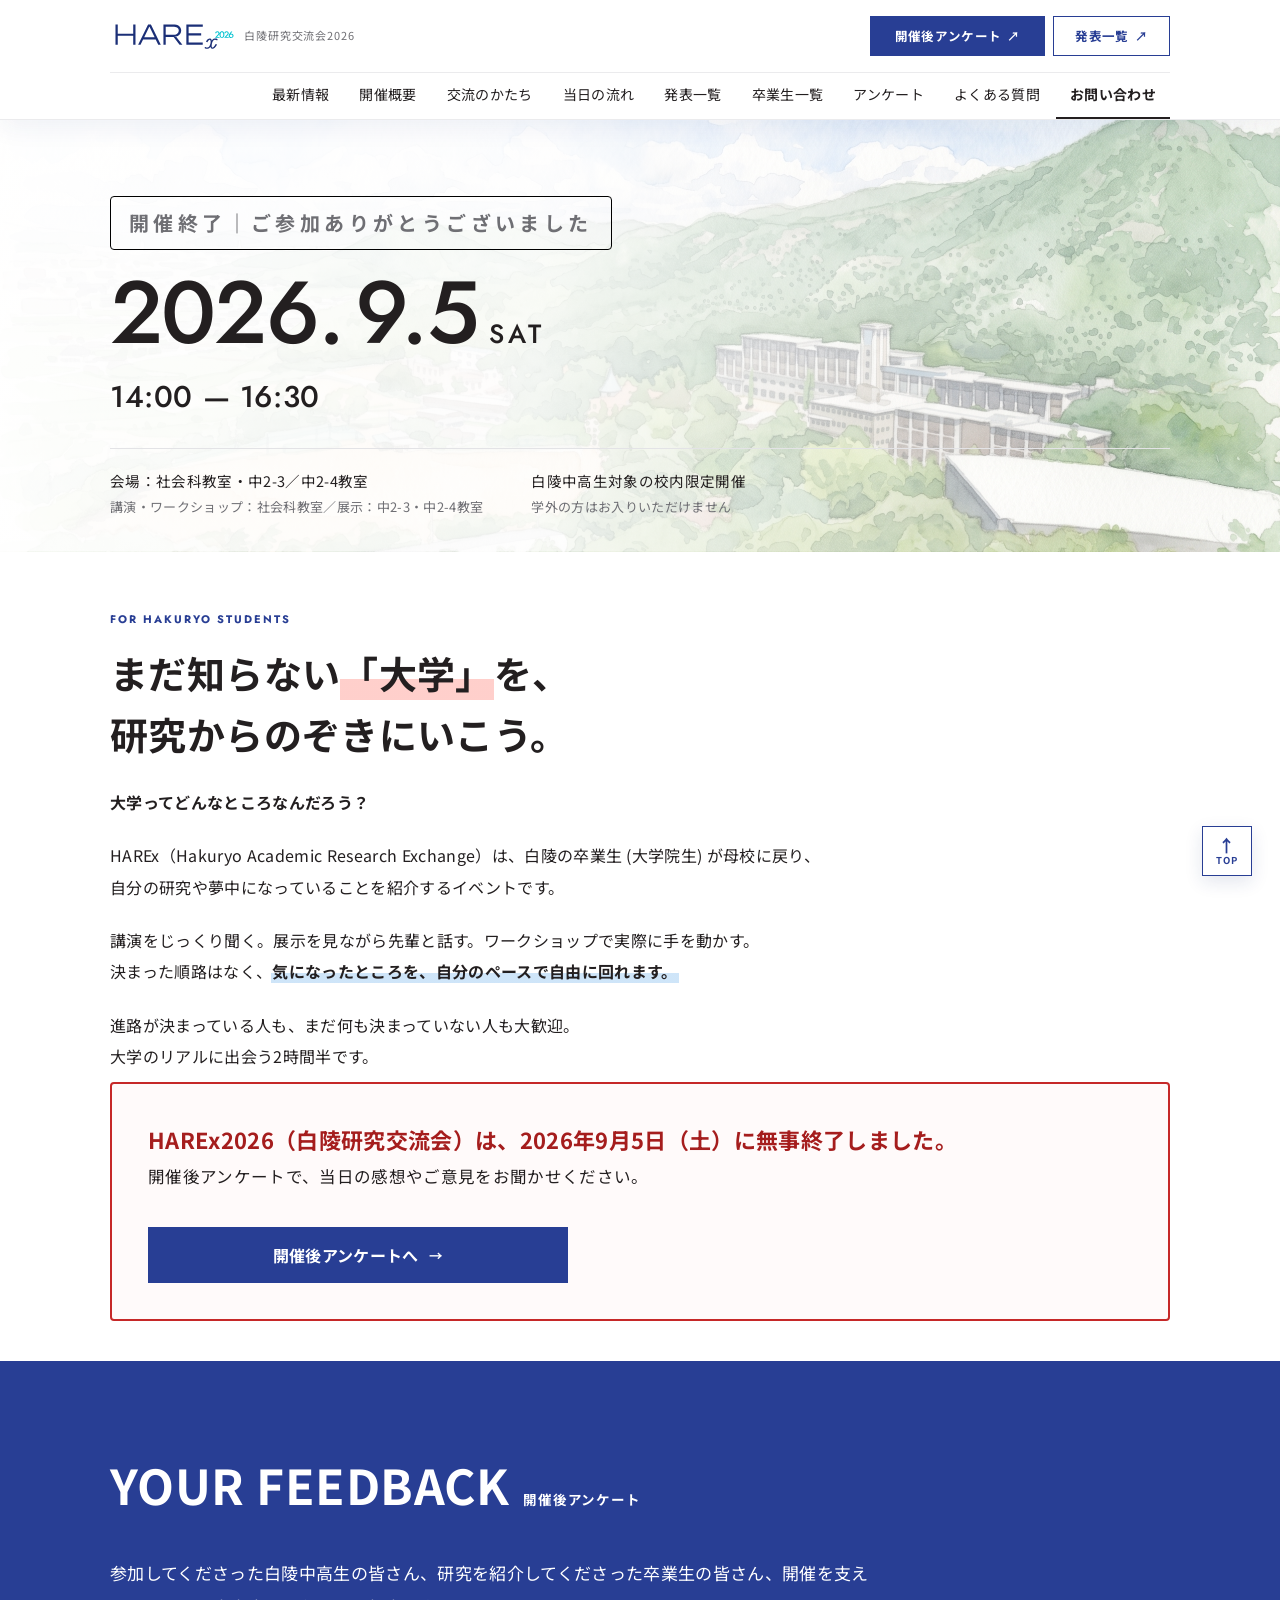
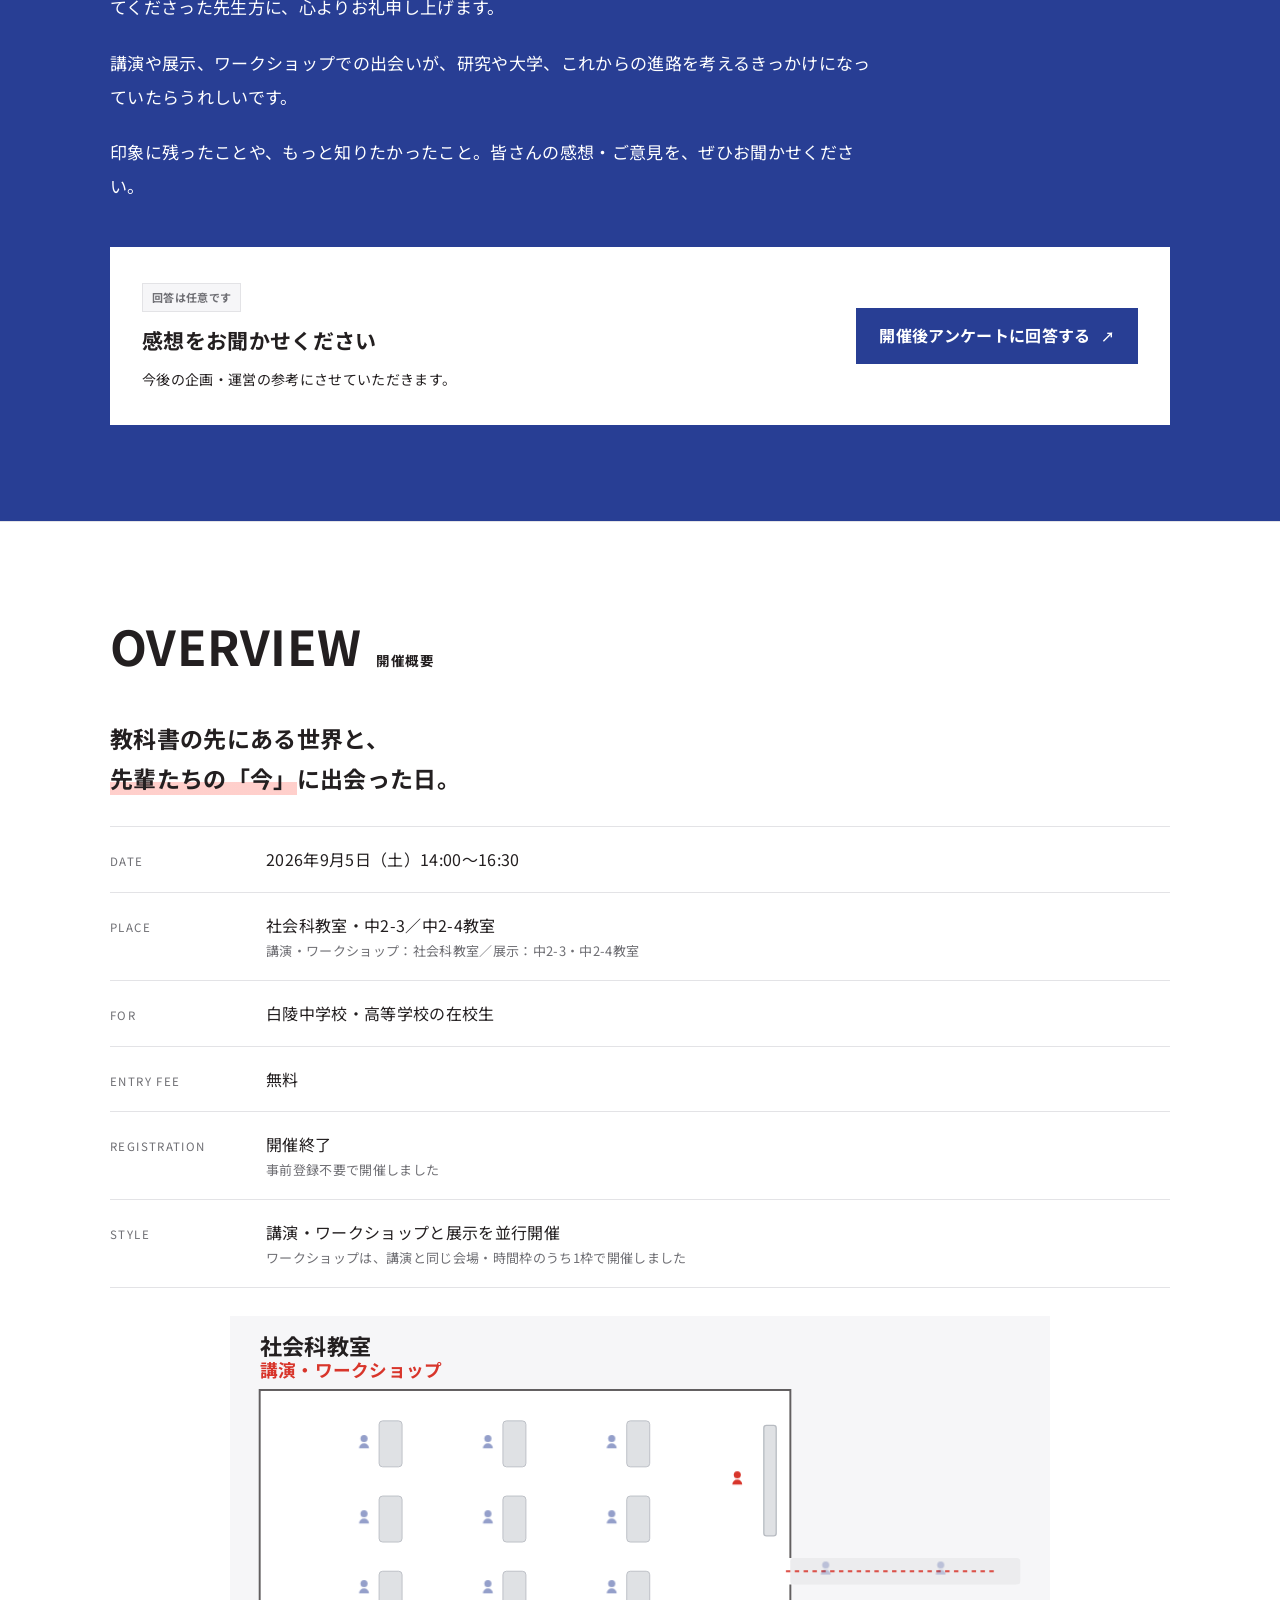
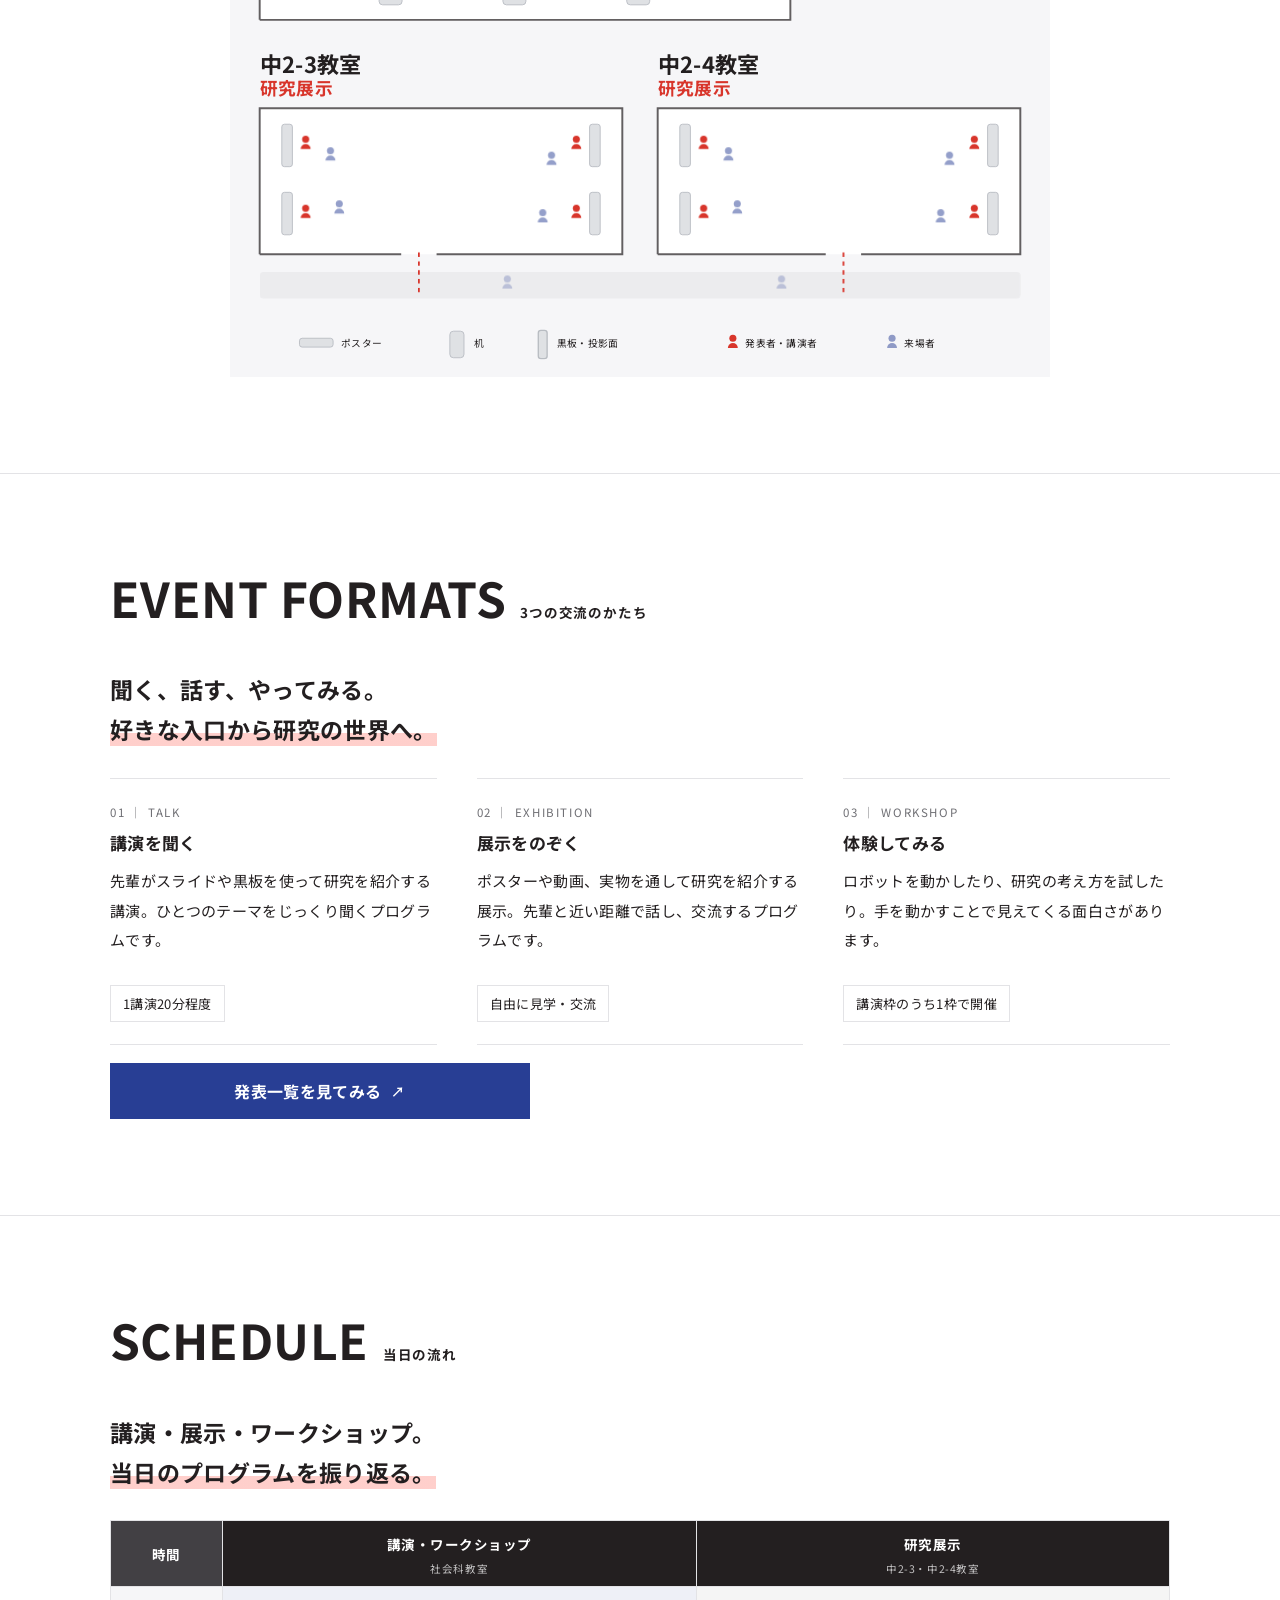
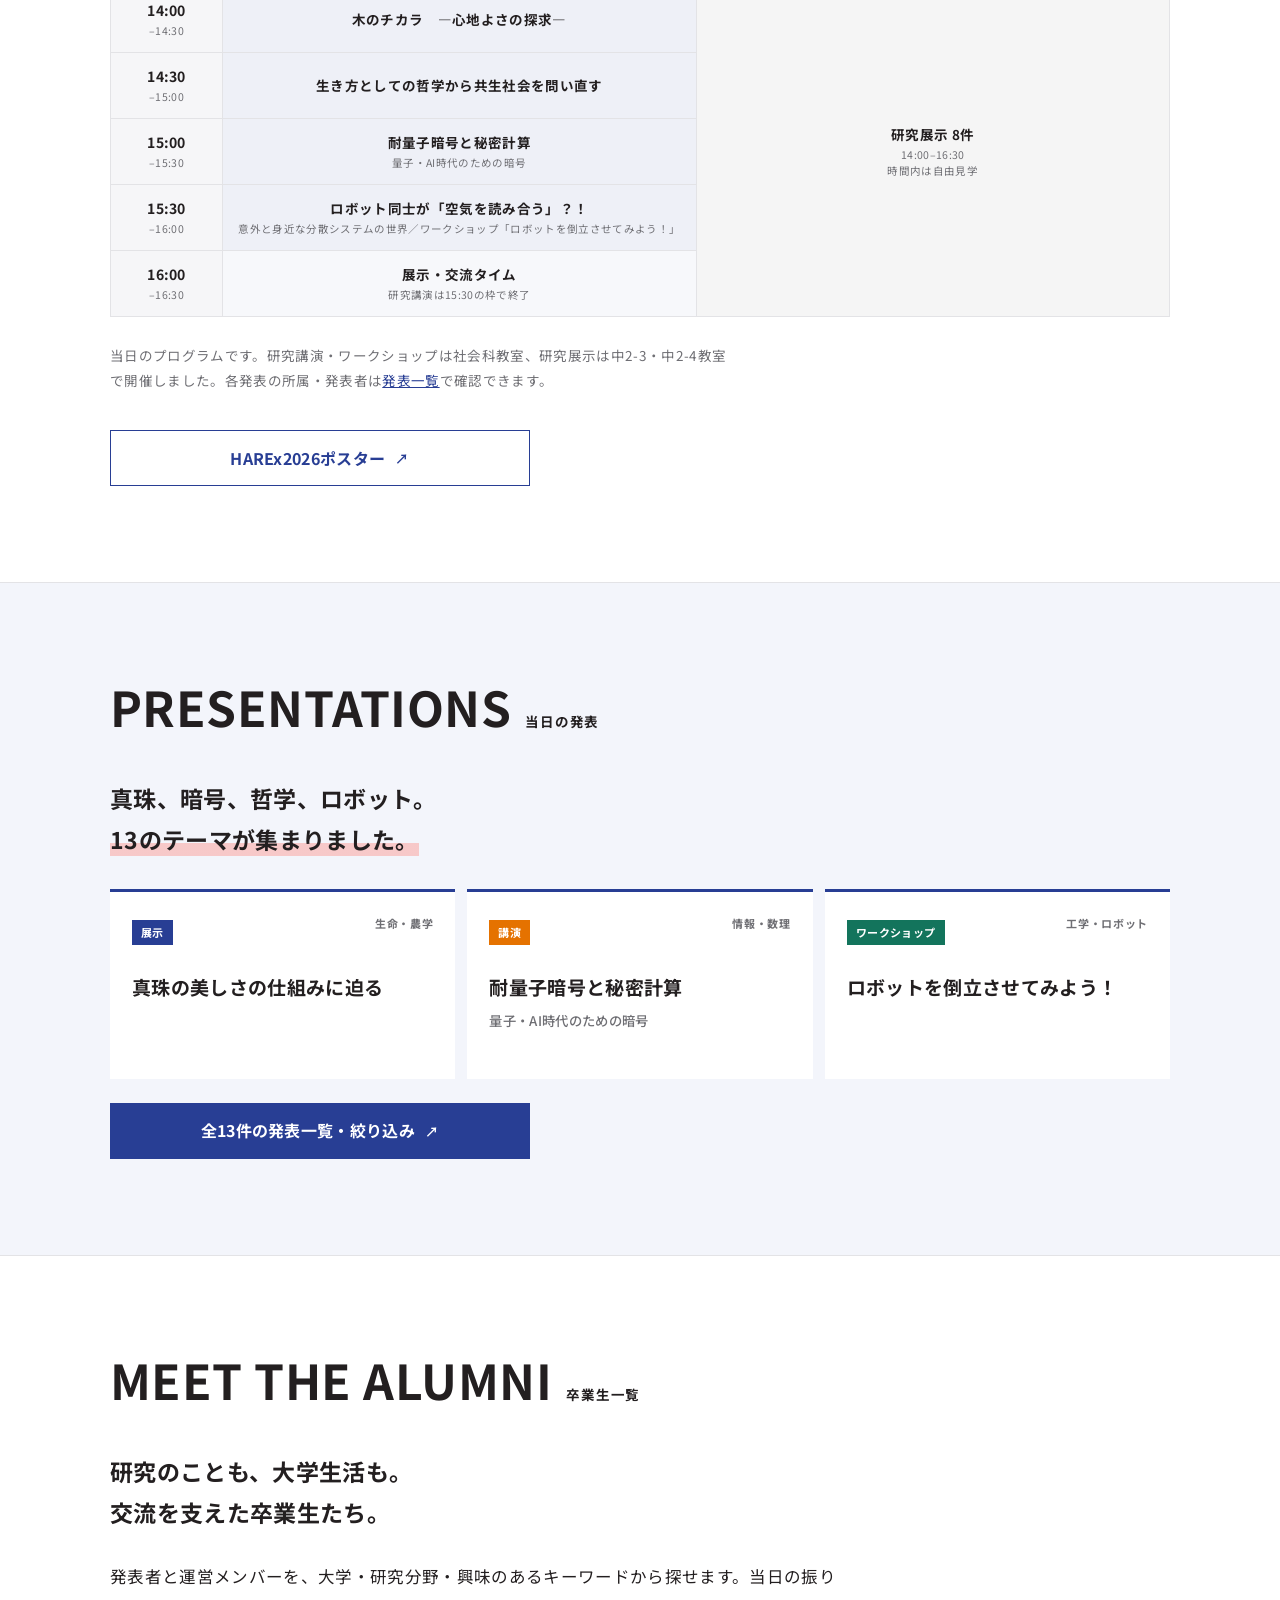
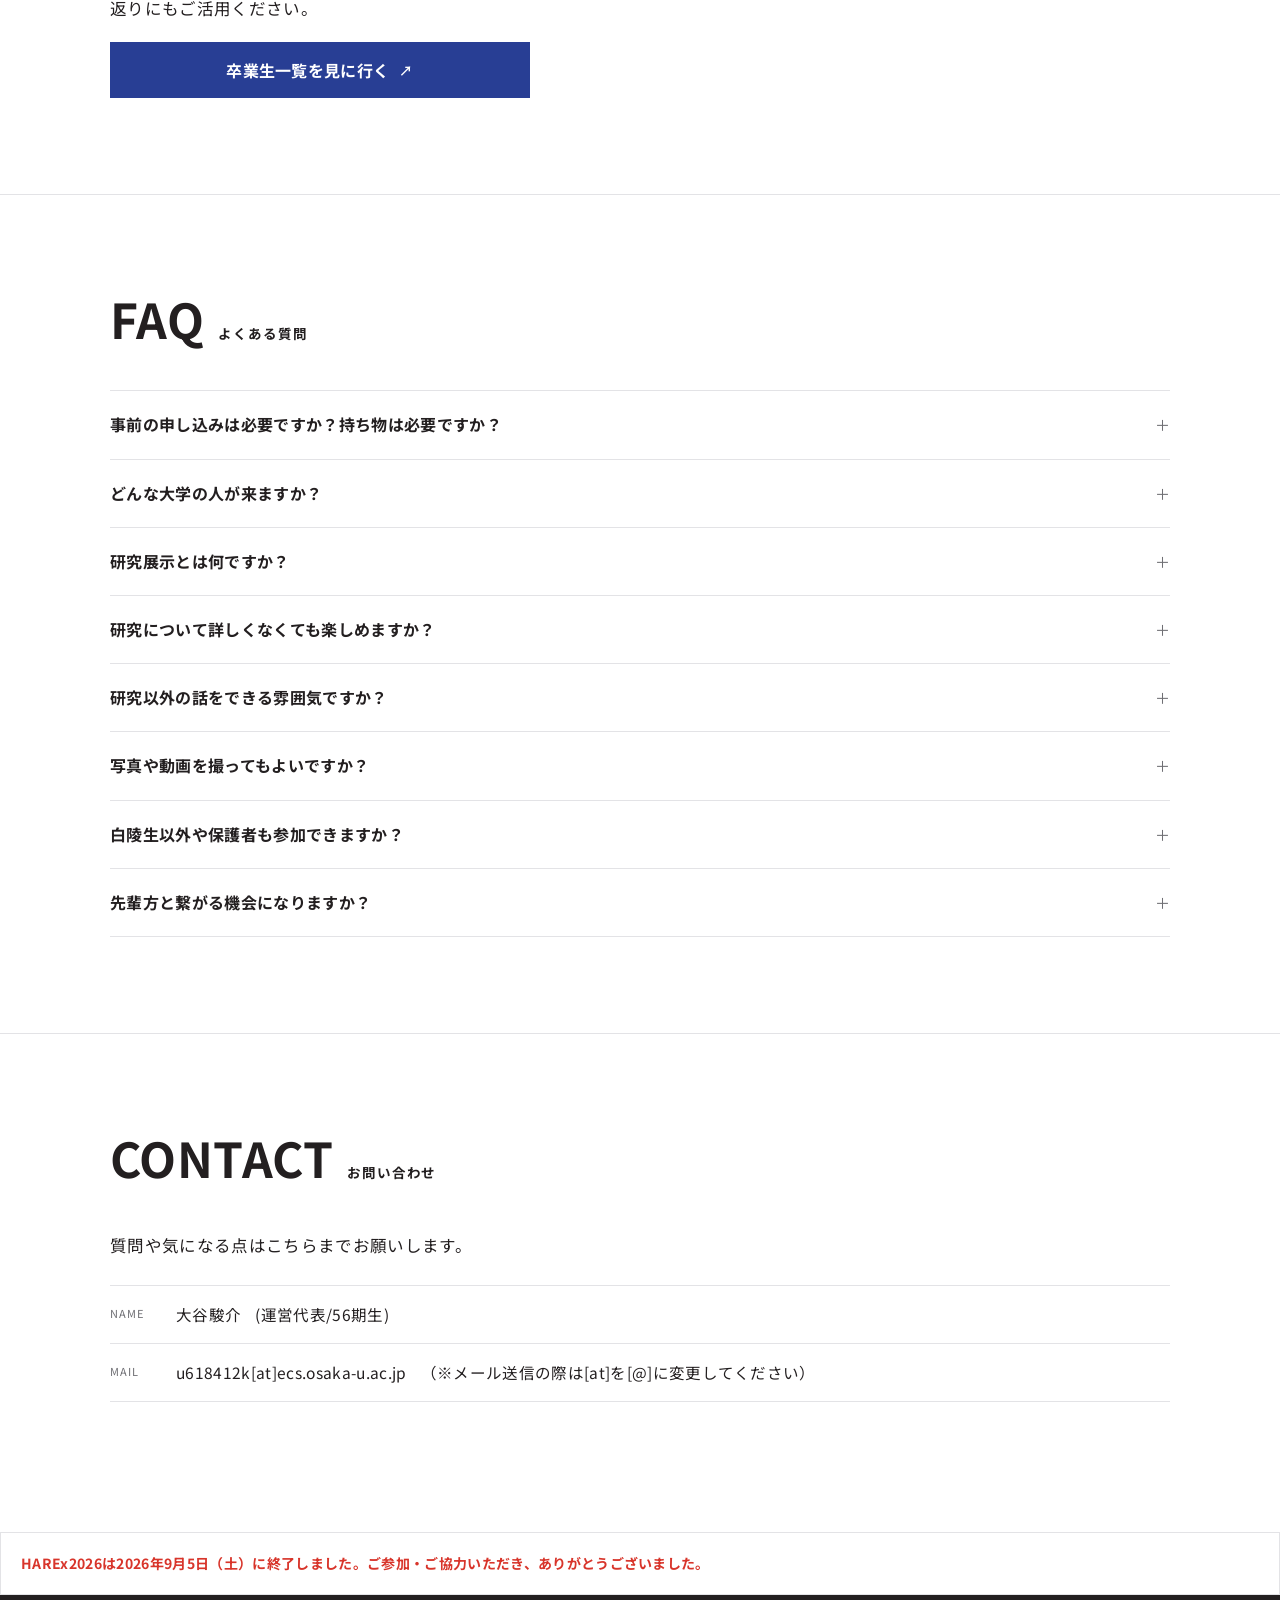
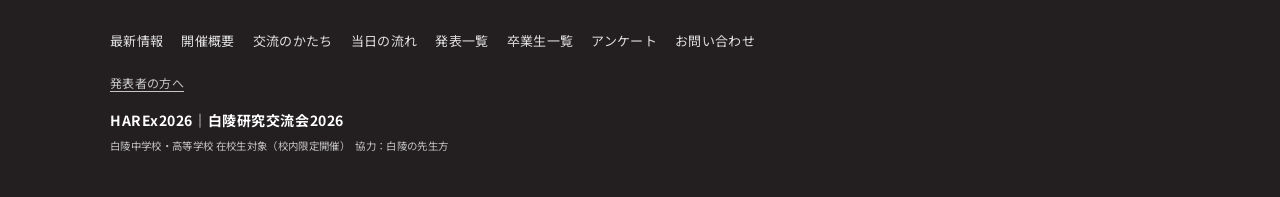
<file: index.html>
<!doctype html>
<html lang="ja">

<head>
    <meta charset="utf-8">
    <meta name="viewport" content="width=device-width,initial-scale=1,viewport-fit=cover">
    <meta name="theme-color" content="#ffffff">
    <title>HAREx2026｜開催終了・ご参加ありがとうございました</title>
    <meta name="description" content="HAREx2026（白陵研究交流会）は2026年9月5日に終了しました。ご参加ありがとうございました。開催後アンケートで感想・ご意見をお寄せください。">
    <link rel="preconnect" href="https://fonts.googleapis.com">
    <link rel="preconnect" href="https://fonts.gstatic.com" crossorigin>
    <link href="https://fonts.googleapis.com/css2?family=Noto+Sans+JP:wght@400;500;700&display=swap" rel="stylesheet">
    <link rel="stylesheet" href="assets/style.css?v=20260908-feedback-layout">
    <link rel="icon" href="assets/favicon.svg" type="image/svg+xml">
</head>

<body id="top" class="student-site">
    <!--
        会場構成の切替メモ
        現在（社会科教室を使用）:
          講演・ワークショップ = 社会科教室
          研究展示 = 中2-3・中2-4教室
        切替候補（2026-09-04時点の2教室構成）:
          講演・ワークショップ = 中2-4教室
          研究展示 = 中2-3教室
        再切替時は「会場構成切替対象」のコメントがある各箇所と presentations.html の会場表記、
        および下記会場図をまとめて更新すること。
    -->
    <header class="site-header">
        <div class="wrap">
            <a class="brand" href="#top" aria-label="HAREx2026 トップへ">
                <img class="brand-logo" src="assets/harex-logo.svg" width="315" height="71" alt="HAREx">
                <span class="jp">白陵研究交流会2026</span>
            </a>
            <div class="header-cta" aria-label="注目のページ">
                <a href="https://forms.gle/qjr2g2PjnvQobWXG7" target="_blank" rel="noopener noreferrer">開催後アンケート<span
                        class="arw" aria-hidden="true">↗</span></a>
                <a class="sub" href="presentations.html">発表一覧<span class="arw" aria-hidden="true">↗</span></a>
            </div>
            <nav class="site-nav" aria-label="ページ内の目次">
                <a href="#updates">最新情報</a>
                <a href="#about">開催概要</a>
                <a href="#styles">交流のかたち</a>
                <a href="#schedule">当日の流れ</a>
                <a href="#presentations">発表一覧</a>
                <a href="#alumni">卒業生一覧</a>
                <a href="#survey">アンケート</a>
                <a href="#notes">よくある質問</a>
                <a href="#contact">お問い合わせ</a>
            </nav>
        </div>
    </header>

    <main>
        <div class="mv student-mv">
            <div class="wrap">
                <p class="eyebrow event-status">開催終了｜ご参加ありがとうございました</p>
                <p class="date"><span>2026.</span><span>9.5</span><span class="dow">SAT</span></p>
                <p class="time">14:00 — 16:30</p>
                <div class="mv-meta">
                    <!-- 会場構成切替対象：2教室案「会場：中2-3・中2-4教室／展示：中2-3教室／講演等：中2-4教室」 -->
                    <p>会場：社会科教室・中2-3／中2-4教室<span>講演・ワークショップ：社会科教室／展示：中2-3・中2-4教室</span></p>
                    <p>白陵中高生対象の校内限定開催<span>学外の方はお入りいただけません</span></p>
                </div>
            </div>
        </div>

        <div class="statement student-statement">
            <div class="wrap">
                <p class="statement-kicker">FOR HAKURYO STUDENTS</p>
                <h1>まだ知らない<span class="mark">「大学」</span>を、<br>研究からのぞきにいこう。</h1>
                <div class="split">
                    <div class="body">
                        <p><b>大学ってどんなところなんだろう？</b></p>
                        <p>HAREx（Hakuryo Academic Research Exchange）は、白陵の卒業生 (大学院生)
                            が母校に戻り、自分の研究や夢中になっていることを紹介するイベントです。
                        </p>
                        <p>講演をじっくり聞く。展示を見ながら先輩と話す。ワークショップで実際に手を動かす。<br>決まった順路はなく、<b><span
                                    class="emphasis-marker">気になったところを、自分のペースで自由に回れます。</span></b></p>
                        <p>進路が決まっている人も、まだ何も決まっていない人も大歓迎。<br>
                            大学のリアルに出会う2時間半です。</p>
                    </div>
                </div>
            </div>
        </div>

        <div class="wrap">
            <aside class="event-completion" aria-label="開催終了のお知らせ">
                <p class="event-completion-title">HAREx2026（白陵研究交流会）は、2026年9月5日（土）に無事終了しました。</p>
                <p>開催後アンケートで、当日の感想やご意見をお聞かせください。</p>
                <a class="btn" href="#survey">開催後アンケートへ<span class="arw" aria-hidden="true">→</span></a>
            </aside>
        </div>

        <!-- 
        <section id="updates" class="updates-section" aria-labelledby="updates-title">
            <div class="wrap">
                <h2 class="heading" id="updates-title"><span class="en">LATEST UPDATES</span><span
                        class="jp">最新情報・更新履歴</span></h2>
                <div class="update-list">
                    <article class="update-item">
                        <div class="update-meta"><time datetime="2026-09-08">2026.9.8</time><span class="update-label">開催終了</span></div>
                        <div class="update-body"><h3>HAREx2026は無事終了しました</h3><p>ご参加・ご協力いただいた皆さま、ありがとうございました。発表内容や卒業生の情報は、引き続きこのサイトでご覧いただけます。</p></div>
                    </article>
                    <article class="update-item">
                        <div class="update-meta"><time datetime="2026-09-08">2026.9.8</time><span class="update-label">アンケート</span></div>
                        <div class="update-body"><h3>開催後アンケートへのご協力をお願いします</h3><p>開催前のアンケートに代わり、当日の感想やご意見をお聞きするフォームを公開しました。<a href="#survey">開催後アンケートはこちら</a></p></div>
                    </article>
                </div>
            </div>
        </section> -->

        <section id="survey" class="survey-section">
            <div class="wrap">
                <h2 class="heading"><span class="en">YOUR FEEDBACK</span><span class="jp">開催後アンケート</span></h2>
                <div class="survey-message">
                    <p>参加してくださった白陵中高生の皆さん、研究を紹介してくださった卒業生の皆さん、開催を支えてくださった先生方に、心よりお礼申し上げます。</p>
                    <p>講演や展示、ワークショップでの出会いが、研究や大学、これからの進路を考えるきっかけになっていたらうれしいです。</p>
                    <p>印象に残ったことや、もっと知りたかったこと。皆さんの感想・ご意見を、ぜひお聞かせください。</p>
                </div>
                <div class="survey-panel">
                    <div>
                        <span class="optional-badge">回答は任意です</span>
                        <h3>感想をお聞かせください</h3>
                        <p>今後の企画・運営の参考にさせていただきます。</p>
                    </div>
                    <a class="btn" href="https://forms.gle/qjr2g2PjnvQobWXG7" target="_blank"
                        rel="noopener noreferrer">開催後アンケートに回答する<span class="arw" aria-hidden="true">↗</span></a>
                </div>
            </div>
        </section>

        <section id="about">
            <div class="wrap">
                <h2 class="heading"><span class="en">OVERVIEW</span><span class="jp">開催概要</span></h2>
                <p class="lead">教科書の先にある世界と、<br><span class="mark">先輩たちの「今」</span>に出会った日。</p>

                <dl class="facts">
                    <div>
                        <dt>DATE</dt>
                        <dd>2026年9月5日（土）14:00〜16:30</dd>
                    </div>
                    <div>
                        <dt>PLACE</dt>
                        <!-- 会場構成切替対象：2教室案「中2-3・中2-4教室／展示：中2-3教室／講演等：中2-4教室」 -->
                        <dd>社会科教室・中2-3／中2-4教室<small>講演・ワークショップ：社会科教室／展示：中2-3・中2-4教室</small></dd>
                    </div>
                    <div>
                        <dt>FOR</dt>
                        <dd>白陵中学校・高等学校の在校生</dd>
                    </div>
                    <div>
                        <dt>ENTRY FEE</dt>
                        <dd>無料</dd>
                    </div>
                    <div>
                        <dt>REGISTRATION</dt>
                        <dd>開催終了<small>事前登録不要で開催しました</small></dd>
                    </div>
                    <div>
                        <dt>STYLE</dt>
                        <dd>講演・ワークショップと展示を並行開催<small>ワークショップは、講演と同じ会場・時間枠のうち1枠で開催しました</small></dd>
                    </div>
                </dl>
                <!--
                    会場構成切替対象：2教室案の会場図は、左右に中2-3（展示）と中2-4（講演等）を置く構成。
                    現在の3教室案は、社会科教室を左約7割に置き、右下の出入口から右方向へ廊下を伸ばし、
                    中2-3・中2-4の展示室ともう1本の廊下を別の段に配置している。
                -->
                <div class="figure venue-figure">
                    <svg class="venue" data-scroll-animation="venue" viewBox="0 0 900 720" role="img"
                        aria-labelledby="venue-title venue-desc">
                        <title id="venue-title">HAREx2026会場案内図</title>
                        <desc id="venue-desc">
                            上段は左側約7割が社会科教室で、右下の出入口から右方向へ細い廊下が伸びています。社会科教室は右端の黒板を正面としています。下段は中2-3教室と中2-4教室、その下に同じ幅の別の廊下があります。
                        </desc>
                        <defs>
                            <g id="venue-person">
                                <circle cx="0" cy="-7" r="4" />
                                <path d="M-5.6,4 a5.6,5.6 0 0,1 11.2,0 Z" />
                            </g>
                        </defs>

                        <!-- 上段：社会科教室と、右下の出入口から右へ伸びる廊下 -->
                        <text class="vn-room-number" x="20" y="30">社会科教室</text>
                        <text class="vn-room-role" x="20" y="55">講演・ワークショップ</text>
                        <rect class="vn-room vn-room--talk" x="20" y="70" width="600" height="260" rx="6" />
                        <rect class="vn-corr" x="620" y="260" width="260" height="30" rx="4" />
                        <!-- 社会科教室の出入口は右下。右壁の切れ目が出入口 -->
                        <path class="vn-wall" d="M20 330V70H620V260 M620 290V330H20" />

                        <g class="vn-objects" aria-hidden="true">
                            <!-- 黒板は教室の右端 -->
                            <rect class="vn-object vn-blackboard-shape" x="590" y="110" width="14" height="125"
                                rx="3" />
                            <!-- 黒板へ向く縦長の机 -->
                            <rect class="vn-object vn-desk" x="155" y="105" width="26" height="52" rx="4" />
                            <rect class="vn-object vn-desk" x="295" y="105" width="26" height="52" rx="4" />
                            <rect class="vn-object vn-desk" x="435" y="105" width="26" height="52" rx="4" />
                            <rect class="vn-object vn-desk" x="155" y="190" width="26" height="52" rx="4" />
                            <rect class="vn-object vn-desk" x="295" y="190" width="26" height="52" rx="4" />
                            <rect class="vn-object vn-desk" x="435" y="190" width="26" height="52" rx="4" />
                            <rect class="vn-object vn-desk" x="155" y="275" width="26" height="38" rx="4" />
                            <rect class="vn-object vn-desk" x="295" y="275" width="26" height="38" rx="4" />
                            <rect class="vn-object vn-desk" x="435" y="275" width="26" height="38" rx="4" />
                        </g>
                        <g class="vn-alum vn-participants">
                            <use href="#venue-person" x="560" y="173" />
                        </g>
                        <g class="vn-you vn-participants">
                            <use href="#venue-person" x="138" y="132" />
                            <use href="#venue-person" x="278" y="132" />
                            <use href="#venue-person" x="418" y="132" />
                            <use href="#venue-person" x="138" y="217" />
                            <use href="#venue-person" x="278" y="217" />
                            <use href="#venue-person" x="418" y="217" />
                            <use href="#venue-person" x="138" y="296" />
                            <use href="#venue-person" x="278" y="296" />
                            <use href="#venue-person" x="418" y="296" />
                        </g>
                        <g class="vn-move">
                            <path d="M615 275H850" />
                        </g>
                        <g class="vn-you vn-participants">
                            <use class="vn-walker vn-walker--1" href="#venue-person" x="660" y="275" />
                            <use class="vn-walker vn-walker--2" href="#venue-person" x="790" y="275" />
                        </g>

                        <!-- 下段：2つの展示室と、別系統の廊下 -->
                        <text class="vn-room-number" x="20" y="390">中2-3教室</text>
                        <text class="vn-room-role" x="20" y="415">研究展示</text>
                        <text class="vn-room-number" x="470" y="390">中2-4教室</text>
                        <text class="vn-room-role" x="470" y="415">研究展示</text>
                        <rect class="vn-room vn-room--exhibition" x="20" y="430" width="410" height="165" rx="6" />
                        <rect class="vn-room vn-room--exhibition" x="470" y="430" width="410" height="165" rx="6" />
                        <path class="vn-wall"
                            d="M20 595V430H430V595H220 M180 595H20 M470 595V430H880V595H700 M660 595H470" />

                        <g class="vn-objects" aria-hidden="true">
                            <rect class="vn-object vn-poster" x="45" y="448" width="12" height="48" rx="3" />
                            <rect class="vn-object vn-poster" x="45" y="525" width="12" height="48" rx="3" />
                            <rect class="vn-object vn-poster" x="393" y="448" width="12" height="48" rx="3" />
                            <rect class="vn-object vn-poster" x="393" y="525" width="12" height="48" rx="3" />
                            <rect class="vn-object vn-poster" x="495" y="448" width="12" height="48" rx="3" />
                            <rect class="vn-object vn-poster" x="495" y="525" width="12" height="48" rx="3" />
                            <rect class="vn-object vn-poster" x="843" y="448" width="12" height="48" rx="3" />
                            <rect class="vn-object vn-poster" x="843" y="525" width="12" height="48" rx="3" />
                        </g>
                        <g class="vn-alum vn-participants">
                            <use href="#venue-person" x="72" y="472" />
                            <use href="#venue-person" x="378" y="472" />
                            <use href="#venue-person" x="72" y="550" />
                            <use href="#venue-person" x="378" y="550" />
                            <use href="#venue-person" x="522" y="472" />
                            <use href="#venue-person" x="828" y="472" />
                            <use href="#venue-person" x="522" y="550" />
                            <use href="#venue-person" x="828" y="550" />
                        </g>
                        <g class="vn-you vn-participants">
                            <use href="#venue-person" x="100" y="485" />
                            <use href="#venue-person" x="350" y="490" />
                            <use href="#venue-person" x="110" y="545" />
                            <use href="#venue-person" x="340" y="555" />
                            <use href="#venue-person" x="550" y="485" />
                            <use href="#venue-person" x="800" y="490" />
                            <use href="#venue-person" x="560" y="545" />
                            <use href="#venue-person" x="790" y="555" />
                        </g>

                        <rect class="vn-corr" x="20" y="615" width="860" height="30" rx="4" />
                        <g class="vn-move">
                            <path d="M200 638V590" />
                            <path d="M680 638V590" />
                        </g>
                        <g class="vn-you vn-participants">
                            <use class="vn-walker vn-walker--1" href="#venue-person" x="300" y="630" />
                            <use class="vn-walker vn-walker--2" href="#venue-person" x="610" y="630" />
                        </g>

                        <g class="vn-legend" aria-hidden="true">
                            <rect class="vn-object vn-poster" x="65" y="690" width="38" height="10" rx="3" />
                            <text x="112" y="700">ポスター</text>
                            <rect class="vn-object vn-desk" x="235" y="682" width="16" height="30" rx="4" />
                            <text x="262" y="700">机</text>
                            <rect class="vn-object vn-blackboard-shape" x="335" y="681" width="10" height="32" rx="3" />
                            <text x="356" y="700">黒板・投影面</text>
                            <g class="vn-alum">
                                <use href="#venue-person" x="555" y="697" />
                            </g>
                            <text x="569" y="700">発表者・講演者</text>
                            <g class="vn-you">
                                <use href="#venue-person" x="735" y="697" />
                            </g>
                            <text x="749" y="700">来場者</text>
                        </g>
                    </svg>
                </div>
            </div>
        </section>

        <section id="styles">
            <div class="wrap">
                <h2 class="heading"><span class="en">EVENT FORMATS</span><span class="jp">3つの交流のかたち</span></h2>
                <p class="lead">聞く、話す、やってみる。<br><span class="mark">好きな入口から研究の世界へ。</span></p>
                <div class="cols c3 style-cards">
                    <article>
                        <span class="num">01 ｜ TALK</span>
                        <h3><span class="emphasis-marker">講演を聞く</span></h3>
                        <p>先輩がスライドや黒板を使って研究を紹介する講演。ひとつのテーマをじっくり聞くプログラムです。</p>
                        <span class="tag">1講演20分程度</span>
                    </article>
                    <article>
                        <span class="num">02 ｜ EXHIBITION</span>
                        <h3><span class="emphasis-marker">展示をのぞく</span></h3>
                        <p>ポスターや動画、実物を通して研究を紹介する展示。先輩と近い距離で話し、交流するプログラムです。</p>
                        <span class="tag">自由に見学・交流</span>
                    </article>
                    <article>
                        <span class="num">03 ｜ WORKSHOP</span>
                        <h3><span class="emphasis-marker">体験してみる</span></h3>
                        <p>ロボットを動かしたり、研究の考え方を試したり。手を動かすことで見えてくる面白さがあります。</p>
                        <span class="tag">講演枠のうち1枠で開催</span>
                    </article>
                </div>
                <a class="btn" href="presentations.html">発表一覧を見てみる<span class="arw" aria-hidden="true">↗</span></a>
            </div>
        </section>

        <section id="schedule">
            <div class="wrap">
                <h2 class="heading"><span class="en">SCHEDULE</span><span class="jp">当日の流れ</span></h2>
                <p class="lead">講演・展示・ワークショップ。<br><span class="mark">当日のプログラムを振り返る。</span></p>
                <div class="tt">
                    <table aria-label="14時から16時30分までの講演・ワークショップと展示のタイムテーブル">
                        <thead>
                            <tr>
                                <th scope="col">時間</th>
                                <!-- 会場構成切替対象：2教室案「講演等：中2-4教室／研究展示：中2-3教室」 -->
                                <th scope="col">講演・ワークショップ<br><small>社会科教室</small></th>
                                <th scope="col">研究展示<br><small>中2-3・中2-4教室</small></th>
                            </tr>
                        </thead>
                        <tbody>
                            <tr class="slot-30">
                                <th scope="row">14:00<small>–14:30</small></th>
                                <td class="talk"><b>木のチカラ　―心地よさの探求―</b></td>
                                <td class="exhibition" rowspan="5"><b>研究展示
                                        8件</b><small>14:00–16:30<br>時間内は自由見学</small></td>
                            </tr>
                            <tr class="slot-30">
                                <th scope="row">14:30<small>–15:00</small></th>
                                <td class="talk"><b>生き方としての哲学から共生社会を問い直す</b></td>
                            </tr>
                            <tr class="slot-30">
                                <th scope="row">15:00<small>–15:30</small></th>
                                <td class="talk"><b>耐量子暗号と秘密計算</b><small>量子・AI時代のための暗号</small></td>
                            </tr>
                            <tr class="slot-30">
                                <th scope="row">15:30<small>–16:00</small></th>
                                <td class="talk">
                                    <b>ロボット同士が「空気を読み合う」？！</b><small>意外と身近な分散システムの世界／ワークショップ「ロボットを倒立させてみよう！」</small>
                                </td>
                            </tr>
                            <tr class="slot-30">
                                <th scope="row">16:00<small>–16:30</small></th>
                                <td class="workshop"><b>展示・交流タイム</b><small>研究講演は15:30の枠で終了</small></td>
                            </tr>
                        </tbody>
                    </table>
                </div>
                <!-- 会場構成切替対象：2教室案「講演等は中2-4教室／展示は中2-3教室」 -->
                <p class="note">当日のプログラムです。研究講演・ワークショップは社会科教室、研究展示は中2-3・中2-4教室で開催しました。各発表の所属・発表者は<a
                        href="presentations.html">発表一覧</a>で確認できます。</p>
                <a class="btn sub" href="https://drive.google.com/file/d/1wbuRMJ-wWAVI_S3MZiYq9ALxm-9FCjZt/preview"
                    target="_blank" rel="noopener noreferrer">HAREx2026ポスター<span class="arw"
                        aria-hidden="true">↗</span></a>
            </div>
        </section>

        <section id="presentations" class="presentation-teaser">
            <div class="wrap">
                <h2 class="heading"><span class="en">PRESENTATIONS</span><span class="jp">当日の発表</span></h2>
                <p class="lead">真珠、暗号、哲学、ロボット。<br><span class="mark">13のテーマが集まりました。</span></p>
                <div class="teaser-grid">
                    <article><span class="presentation-type exhibition">展示</span>
                        <p class="presentation-field">生命・農学</p>
                        <h3>真珠の美しさの仕組みに迫る</h3>
                    </article>
                    <article><span class="presentation-type talk">講演</span>
                        <p class="presentation-field">情報・数理</p>
                        <h3>耐量子暗号と秘密計算<br><small>量子・AI時代のための暗号</small></h3>
                    </article>
                    <article><span class="presentation-type workshop">ワークショップ</span>
                        <p class="presentation-field">工学・ロボット</p>
                        <h3>ロボットを倒立させてみよう！</h3>
                    </article>
                </div>
                <a class="btn presentation-link" href="presentations.html">全13件の発表一覧・絞り込み<span class="arw"
                        aria-hidden="true">↗</span></a>
            </div>
        </section>

        <section id="alumni" class="members-section alumni-teaser">
            <div class="wrap">
                <h2 class="heading"><span class="en">MEET THE ALUMNI</span><span class="jp">卒業生一覧</span></h2>
                <p class="lead">研究のことも、大学生活も。<br><span class="mark">交流を支えた卒業生たち。</span></p>
                <p class="body members-intro">
                    発表者と運営メンバーを、大学・研究分野・興味のあるキーワードから探せます。当日の振り返りにもご活用ください。</p>
                <a class="btn" href="alumni.html">卒業生一覧を見に行く<span class="arw" aria-hidden="true">↗</span></a>
            </div>
        </section>


        <section id="notes">
            <div class="wrap">
                <h2 class="heading"><span class="en">FAQ</span><span class="jp">よくある質問</span></h2>
                <div class="qa">
                    <details>
                        <summary>事前の申し込みは必要ですか？持ち物は必要ですか？</summary>
                        <p class="a">不要です。受付もないため、自由に教室を出入りしてお楽しみください。<br>持ち物としては、メモ用のノートやペンなどがあると便利です。</p>
                    </details>
                    <details>
                        <summary>どんな大学の人が来ますか？</summary>
                        <p class="a">東京大学、京都大学をはじめとした先輩が参加されます。大学や研究分野から探せる <a href="alumni.html">当日会える卒業生</a> をご覧ください。
                        </p>
                    </details>
                    <details>
                        <summary>研究展示とは何ですか？</summary>
                        <p class="a">研究についてまとめたポスターや展示を見ながら、研究している本人と直接話せる場所です。ゆるい雰囲気で、自由に交流してください。</p>
                    </details>
                    <details>
                        <summary>研究について詳しくなくても楽しめますか？</summary>
                        <p class="a">全く問題ありません。少しでも疑問に思うところなど積極的に意見交換をしてください。</p>
                    </details>
                    <details>
                        <summary>研究以外の話をできる雰囲気ですか？</summary>
                        <p class="a">当日は展示室などに卒業生が集まっています。展示に関する話題だけでなく、進路や勉強に関する悩み事などもぜひ話してみてください。</p>
                    </details>
                    <details>
                        <summary>写真や動画を撮ってもよいですか？</summary>
                        <p class="a">撮影は原則禁止としています。運営の記録や学校広報のために撮影する場合があります。</p>
                    </details>
                    <details>
                        <summary>白陵生以外や保護者も参加できますか？</summary>
                        <p class="a">今回は白陵中学校・高等学校の在校生を対象とした校内限定イベントです。学外の方は校内・会場へお入りいただけません。</p>
                    </details>
                    <details>
                        <summary>先輩方と繋がる機会になりますか？</summary>
                        <p class="a">一対一で話せるなかなかないチャンスです。ぜひこの機会に繋がりを増やしてください！</p>
                    </details>
                </div>
            </div>
        </section>

        <section id="contact">
            <div class="wrap">
                <h2 class="heading"><span class="en">CONTACT</span><span class="jp">お問い合わせ</span></h2>
                <p class="body">質問や気になる点はこちらまでお願いします。</p>
                <div class="contact">
                    <div><span class="k">NAME</span>大谷駿介 <span class="small">(運営代表/56期生)</span></div>
                    <div><span class="k">MAIL</span>u618412k[at]ecs.osaka-u.ac.jp<span
                            class="small">（※メール送信の際は[at]を[@]に変更してください）</span></div>
                </div>
            </div>
        </section>
    </main>

    <p class="notice"><b>HAREx2026は2026年9月5日（土）に終了しました。ご参加・ご協力いただき、ありがとうございました。</b></p>

    <footer class="site">
        <div class="wrap">
            <div class="links"><a href="#updates">最新情報</a><a href="#about">開催概要</a><a href="#styles">交流のかたち</a><a
                    href="#schedule">当日の流れ</a><a href="presentations.html">発表一覧</a><a href="alumni.html">卒業生一覧</a><a
                    href="#survey">アンケート</a><a href="#contact">お問い合わせ</a></div>
            <p class="for-presenters"><a href="https://harex.org/presenters/">発表者の方へ</a></p>
            <b>HAREx2026｜白陵研究交流会2026</b><br><small>白陵中学校・高等学校 在校生対象（校内限定開催）　協力：白陵の先生方</small>
        </div>
    </footer>

    <a class="back-to-top" href="#top" aria-label="ページ上部へ戻る"><span class="back-to-top-arrow"
            aria-hidden="true">↑</span><span aria-hidden="true">TOP</span></a>
    <div class="fixed-cta">
        <div class="fixed-cta-inner student-fixed-cta"><a class="btn" href="#survey">開催後アンケート<span class="arw"
                    aria-hidden="true">↗︎</span></a><a class="btn sub" href="presentations.html">発表一覧<span class="arw"
                    aria-hidden="true">↗︎</span></a></div>
    </div>
    <script src="assets/nav.js" defer></script>
</body>

</html>
</file>
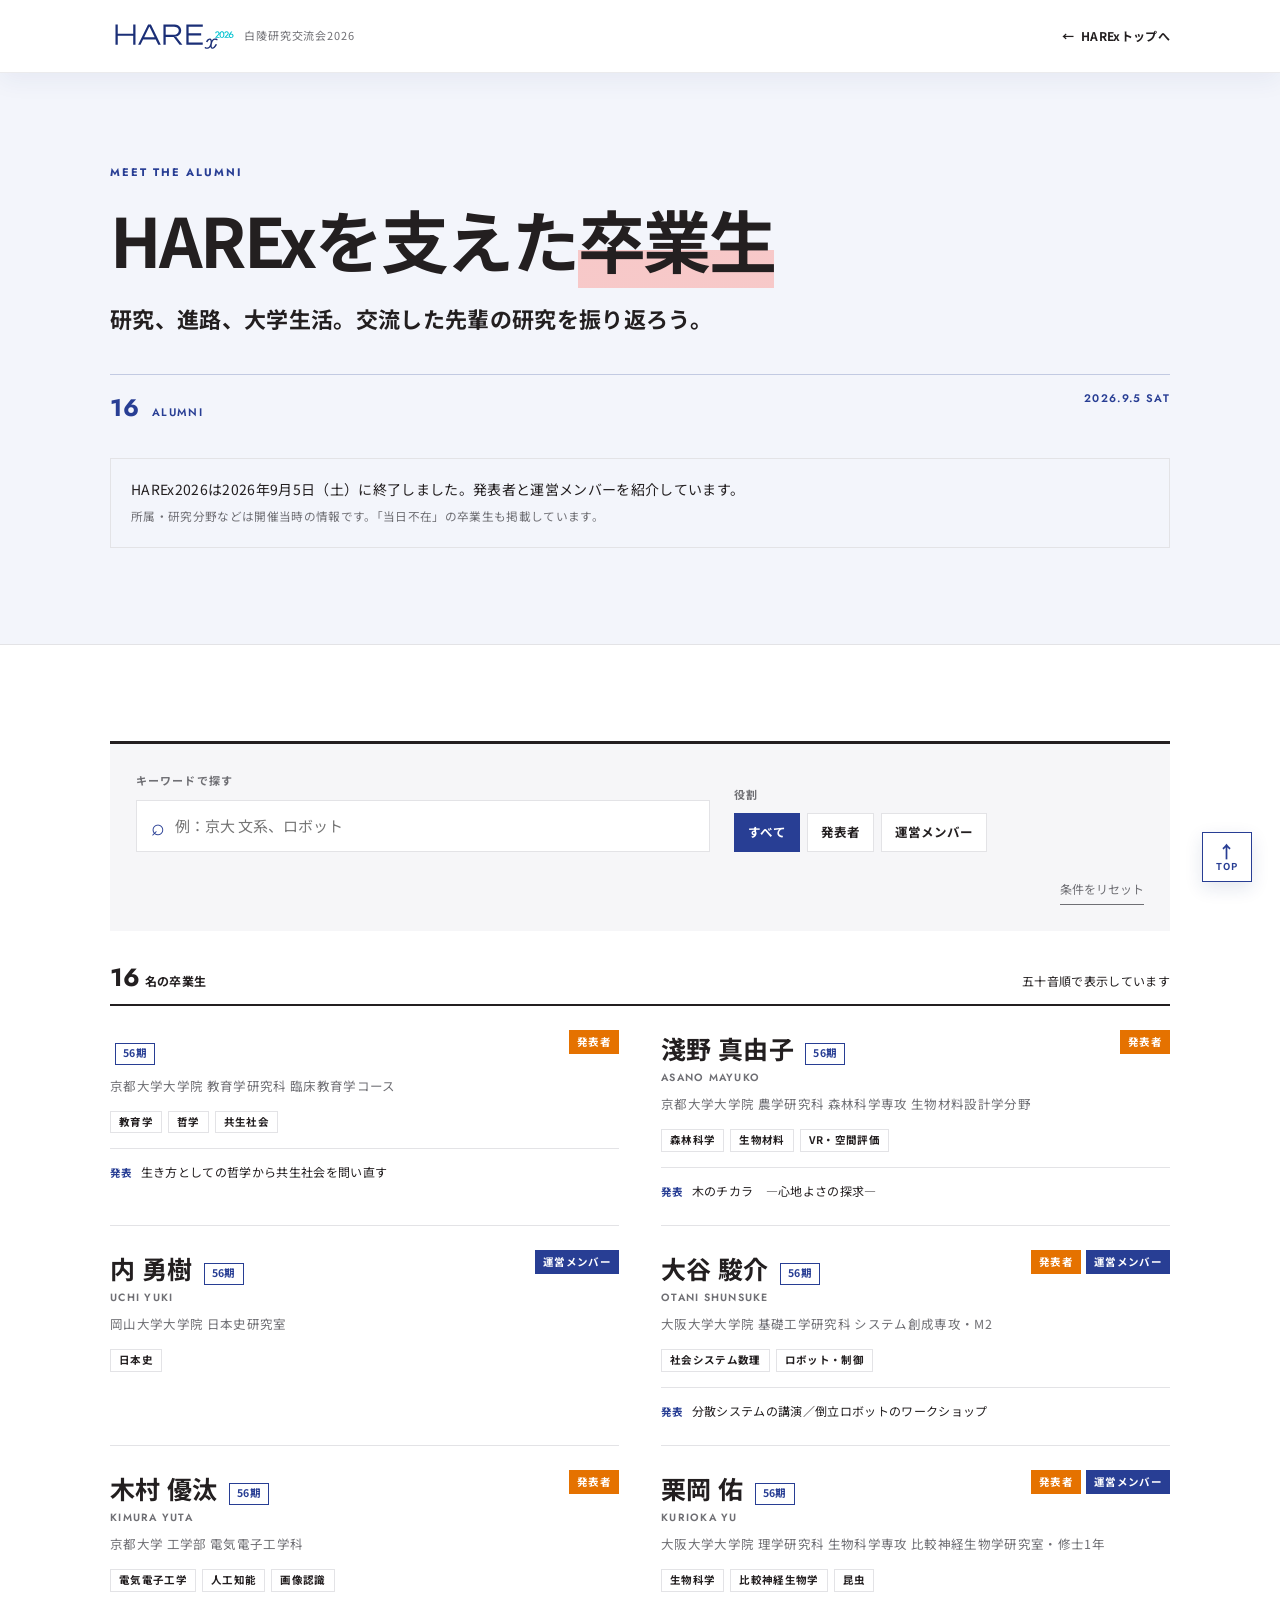
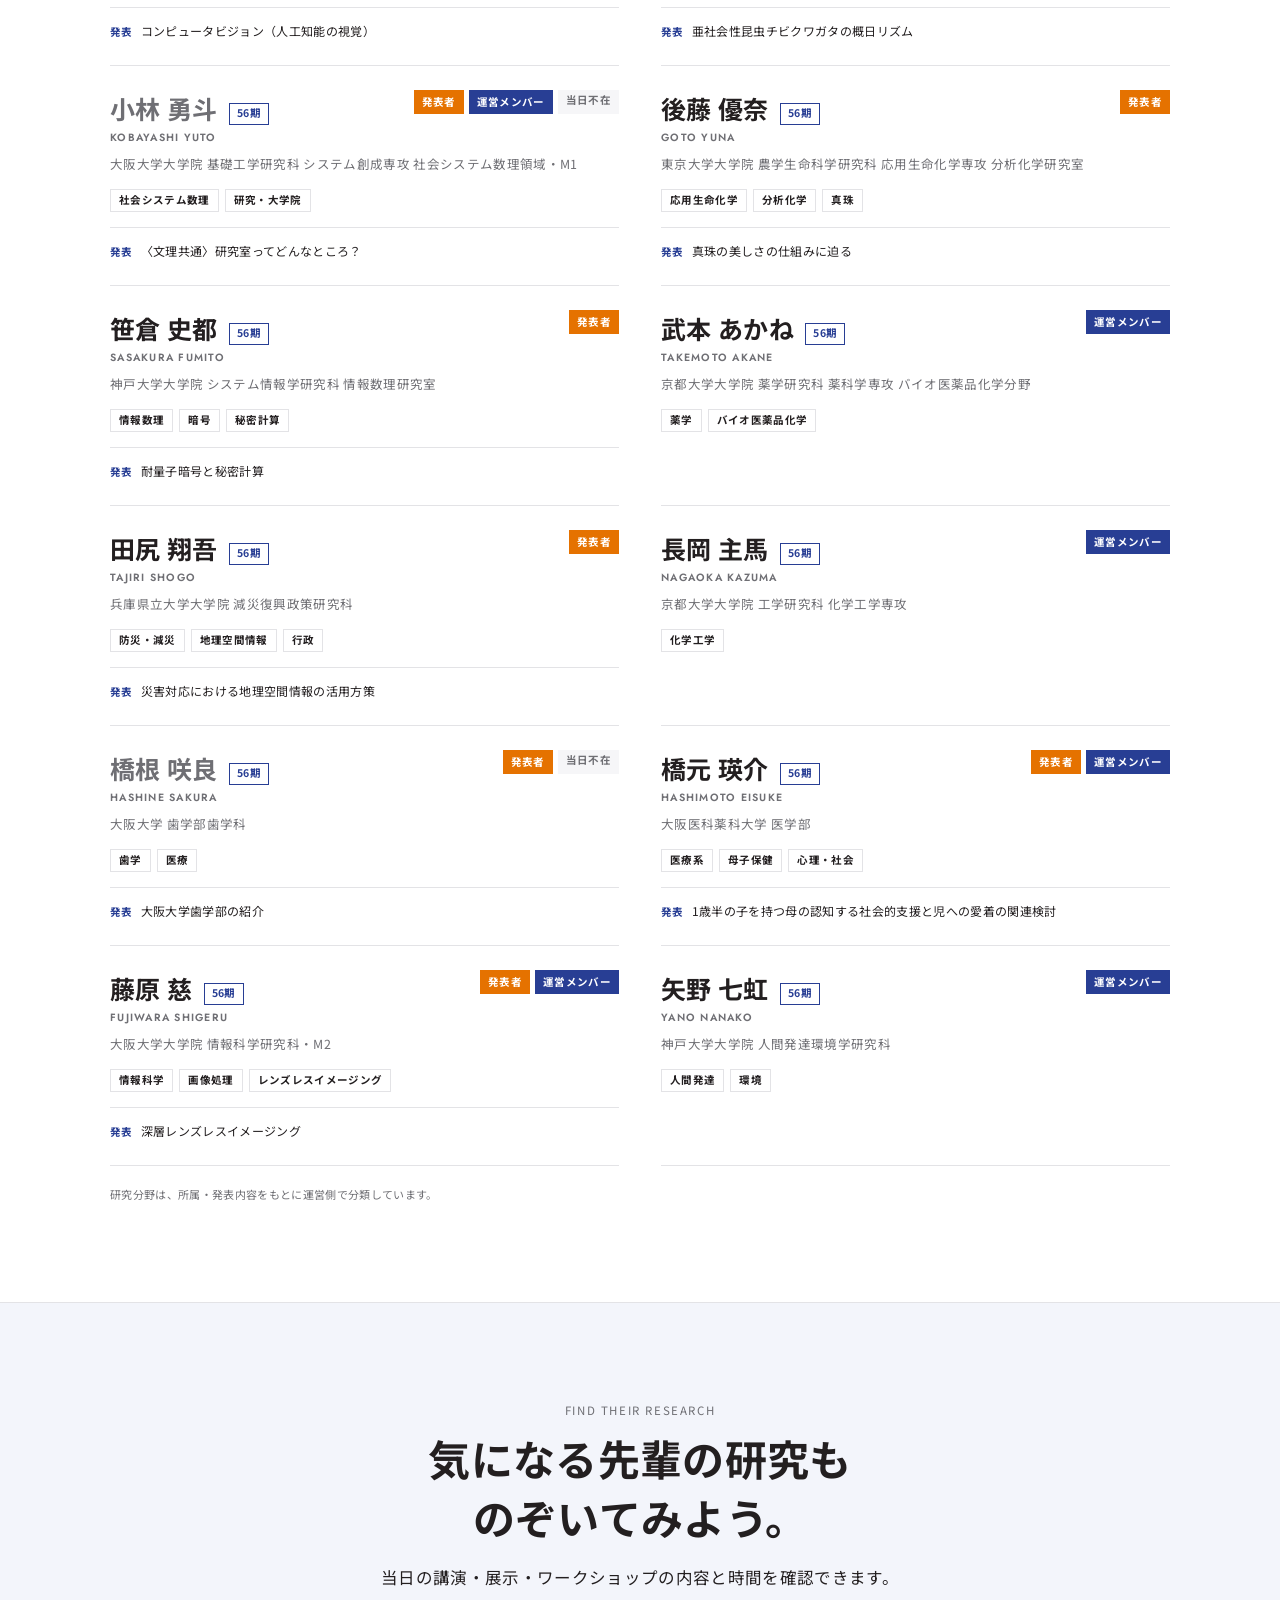
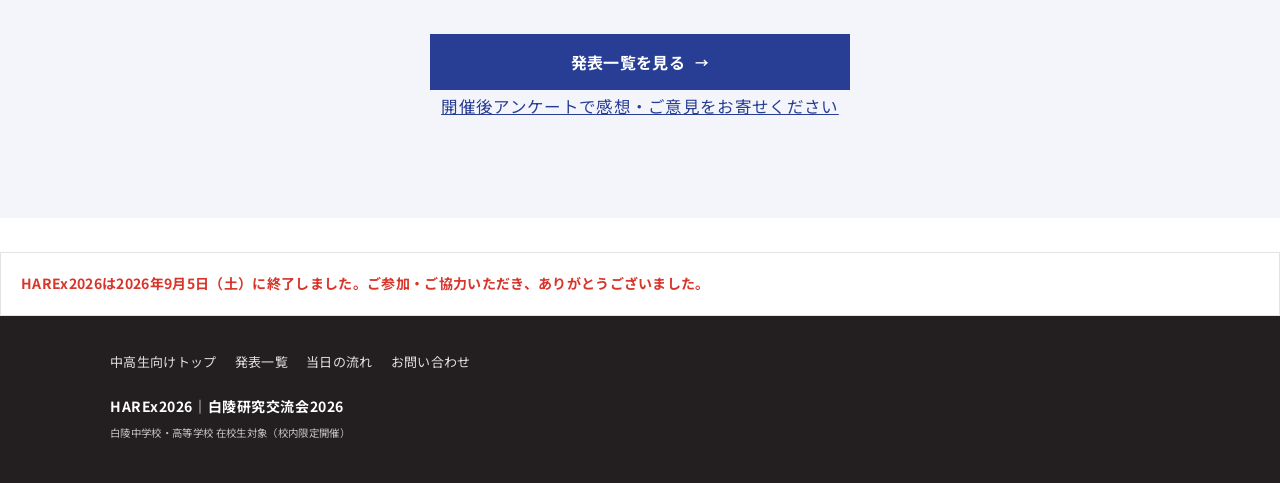
<file: alumni.html>
<!doctype html>
<html lang="ja">

<head>
    <meta charset="utf-8">
    <meta name="viewport" content="width=device-width,initial-scale=1,viewport-fit=cover">
    <meta name="theme-color" content="#ffffff">
    <title>卒業生一覧｜HAREx2026</title>
    <meta name="description" content="HAREx2026の発表者・運営メンバーを紹介。掲載内容は開催当時の情報です。">
    <link rel="preconnect" href="https://fonts.googleapis.com">
    <link rel="preconnect" href="https://fonts.gstatic.com" crossorigin>
    <link href="https://fonts.googleapis.com/css2?family=Noto+Sans+JP:wght@400;500;700&display=swap" rel="stylesheet">
    <link rel="stylesheet" href="assets/style.css">
    <link rel="icon" href="assets/favicon.svg" type="image/svg+xml">
</head>

<body id="top" class="student-site listing-page alumni-page">
    <header class="site-header compact-header">
        <div class="wrap">
            <a class="brand" href="index.html" aria-label="HAREx 白陵研究交流会 トップへ">
                <img class="brand-logo" src="assets/harex-logo.svg" width="315" height="71" alt="HAREx">
                <span class="jp">白陵研究交流会2026</span>
            </a>
            <a class="back-link" href="index.html"><span aria-hidden="true">←</span> HARExトップへ</a>
        </div>
    </header>

    <main>
        <section class="listing-hero alumni-hero">
            <div class="wrap">
                <p class="eyebrow">MEET THE ALUMNI</p>
                <h1>HARExを支えた<span class="mark">卒業生</span></h1>
                <p class="lead">研究、進路、大学生活。<br class="mobile-break">交流した先輩の研究を振り返ろう。</p>
                <div class="listing-summary"><span><b id="result-count">16</b> ALUMNI</span><span>2026.9.5 SAT</span>
                </div>
                <p class="notice">
                    HAREx2026は2026年9月5日（土）に終了しました。発表者と運営メンバーを紹介しています。<br><small>所属・研究分野などは開催当時の情報です。「当日不在」の卒業生も掲載しています。</small>
                </p>
            </div>
        </section>

        <section class="alumni-browser" aria-labelledby="alumni-browser-title">
            <div class="wrap">
                <h2 id="alumni-browser-title" class="visually-hidden">卒業生を絞り込む</h2>
                <div class="filter-panel alumni-filter-panel">
                    <div class="search-field">
                        <label for="alumni-search">キーワードで探す</label>
                        <div class="search-control"><span aria-hidden="true">⌕</span><input id="alumni-search"
                                type="search" placeholder="例：京大 文系、ロボット" autocomplete="off"><button
                                id="alumni-search-clear" type="button" aria-label="検索語を消去">×</button></div>
                    </div>
                    <fieldset class="filter-group" data-filter-group="role">
                        <legend>役割</legend>
                        <div class="filter-options">
                            <button type="button" class="filter-chip is-active" data-filter="all"
                                aria-pressed="true">すべて</button>
                            <button type="button" class="filter-chip" data-filter="発表者"
                                aria-pressed="false">発表者</button>
                            <button type="button" class="filter-chip" data-filter="運営メンバー"
                                aria-pressed="false">運営メンバー</button>
                        </div>
                    </fieldset>
                    <button id="alumni-reset-filters" class="reset-filters" type="button">条件をリセット</button>
                </div>

                <div class="result-bar" aria-live="polite">
                    <p><b id="alumni-visible-count">16</b>名の卒業生</p>
                    <p id="alumni-filter-description">五十音順で表示しています</p>
                </div>

                <div id="alumni-list" class="member-grid alumni-list">
                    <article class="member-card alumni-card" data-sort="あさのまゆこ" data-role="発表者"
                        data-search="淺野 真由子 あさの まゆこ 発表者 京都大学 京大 大学院 農学研究科 森林科学 生物材料設計 木のチカラ 心地よさ 探求 建築 デザイン 心理 環境 林業 木材 材料 生命 農学 理系 工学">
                        <div class="member-head">
                            <h2>淺野 真由子 <span class="cohort-tag">56期</span><span class="member-roman" lang="en">ASANO MAYUKO</span></h2>
                            <div class="role-tags"><span class="role-tag presenter">発表者</span></div>
                        </div>
                        <p class="member-affiliation">京都大学大学院 農学研究科 森林科学専攻 生物材料設計学分野</p>
                        <ul class="member-fields" aria-label="研究分野">
                            <li>森林科学</li>
                            <li>生物材料</li>
                            <li>VR・空間評価</li>
                        </ul>
                        <p class="member-presentation"><b>発表</b>木のチカラ　―心地よさの探求―</p>
                    </article>
                    <article class="member-card alumni-card" data-sort="04" data-role="発表者"
                        data-search="発表者 京都大学 京大 大学院 教育学研究科 臨床教育学 哲学 共生社会 教育 倫理 思想 心理 多様性 文系 人文 社会">
                        <div class="member-head">
                            <h2><span class="cohort-tag">56期</span></h2>
                            <div class="role-tags"><span class="role-tag presenter">発表者</span></div>
                        </div>
                        <p class="member-affiliation">京都大学大学院 教育学研究科 臨床教育学コース</p>
                        <ul class="member-fields" aria-label="研究分野">
                            <li>教育学</li>
                            <li>哲学</li>
                            <li>共生社会</li>
                        </ul>
                        <p class="member-presentation"><b>発表</b>生き方としての哲学から共生社会を問い直す</p>
                    </article>
                    <article class="member-card alumni-card" data-sort="うちゆうき" data-role="運営メンバー"
                        data-search="内 勇樹 うち ゆうき 運営メンバー 岡山大学 大学院 日本史 研究室 歴史 人文 進路 大学生活 相談">
                        <div class="member-head">
                            <h2>内 勇樹 <span class="cohort-tag">56期</span><span class="member-roman" lang="en">UCHI YUKI</span></h2>
                            <div class="role-tags"><span class="role-tag organizer">運営メンバー</span></div>
                        </div>
                        <p class="member-affiliation">岡山大学大学院 日本史研究室</p>
                        <ul class="member-fields" aria-label="研究分野">
                            <li>日本史</li>
                        </ul>
                    </article>
                    <article class="member-card alumni-card" data-sort="おおたにしゅんすけ" data-role="発表者 運営メンバー"
                        data-search="大谷 駿介 おおたに しゅんすけ 発表者 運営メンバー 大阪大学 阪大 大学院 基礎工学研究科 システム創成専攻 M2 社会システム数理 ロボット 制御 分散システム AI 数学 情報 工学 理系 ものづくり">
                        <div class="member-head">
                            <h2>大谷 駿介 <span class="cohort-tag">56期</span><span class="member-roman" lang="en">OTANI SHUNSUKE</span></h2>
                            <div class="role-tags"><span class="role-tag presenter">発表者</span><span
                                    class="role-tag organizer">運営メンバー</span></div>
                        </div>
                        <p class="member-affiliation">大阪大学大学院 基礎工学研究科 システム創成専攻・M2</p>
                        <ul class="member-fields" aria-label="研究分野">
                            <li>社会システム数理</li>
                            <li>ロボット・制御</li>
                        </ul>
                        <p class="member-presentation"><b>発表</b>分散システムの講演／倒立ロボットのワークショップ</p>
                    </article>
                    <article class="member-card alumni-card" data-sort="きむらゆうた" data-role="発表者"
                        data-search="木村 優汰 きむら ゆうた 発表者 京都大学 京大 工学部 電気電子工学科 コンピュータビジョン 人工知能 AI 視覚 画像 カメラ 機械学習 深層学習 プログラミング 情報 数理 理系 工学">
                        <div class="member-head">
                            <h2>木村 優汰 <span class="cohort-tag">56期</span><span class="member-roman" lang="en">KIMURA YUTA</span></h2>
                            <div class="role-tags"><span class="role-tag presenter">発表者</span></div>
                        </div>
                        <p class="member-affiliation">京都大学 工学部 電気電子工学科</p>
                        <ul class="member-fields" aria-label="研究分野">
                            <li>電気電子工学</li>
                            <li>人工知能</li>
                            <li>画像認識</li>
                        </ul>
                        <p class="member-presentation"><b>発表</b>コンピュータビジョン（人工知能の視覚）</p>
                    </article>
                    <article class="member-card alumni-card" data-sort="くりおかゆう" data-role="発表者 運営メンバー"
                        data-search="栗岡 佑 くりおか ゆう 発表者 運営メンバー 大阪大学 阪大 大学院 理学研究科 生物科学 比較神経生物学 修士1年 昆虫 チビクワガタ 概日リズム 体内時計 生態 動物 生命 農学 理系">
                        <div class="member-head">
                            <h2>栗岡 佑 <span class="cohort-tag">56期</span><span class="member-roman" lang="en">KURIOKA YU</span></h2>
                            <div class="role-tags"><span class="role-tag presenter">発表者</span><span
                                    class="role-tag organizer">運営メンバー</span></div>
                        </div>
                        <p class="member-affiliation">大阪大学大学院 理学研究科 生物科学専攻 比較神経生物学研究室・修士1年</p>
                        <ul class="member-fields" aria-label="研究分野">
                            <li>生物科学</li>
                            <li>比較神経生物学</li>
                            <li>昆虫</li>
                        </ul>
                        <p class="member-presentation"><b>発表</b>亜社会性昆虫チビクワガタの概日リズム</p>
                    </article>
                    <article class="member-card alumni-card is-absent" data-sort="こばやしゆうと" data-role="発表者 運営メンバー"
                        data-search="小林 勇斗 こばやし ゆうと 発表者 運営メンバー 当日不在 大阪大学 阪大 大学院 基礎工学研究科 システム創成専攻 M1 社会システム数理 研究室 研究 進路 大学院 情報 数学 工学 理系">
                        <div class="member-head">
                            <h2>小林 勇斗 <span class="cohort-tag">56期</span><span class="member-roman" lang="en">KOBAYASHI YUTO</span></h2>
                            <div class="role-tags"><span class="role-tag presenter">発表者</span><span
                                    class="role-tag organizer">運営メンバー</span><span
                                    class="member-status absent">当日不在</span></div>
                        </div>
                        <p class="member-affiliation">大阪大学大学院 基礎工学研究科 システム創成専攻 社会システム数理領域・M1</p>
                        <ul class="member-fields" aria-label="研究分野">
                            <li>社会システム数理</li>
                            <li>研究・大学院</li>
                        </ul>
                        <p class="member-presentation"><b>発表</b>〈文理共通〉研究室ってどんなところ？</p>
                    </article>
                    <article class="member-card alumni-card" data-sort="ごとうゆうな" data-role="発表者"
                        data-search="後藤 優奈 ごとう ゆうな 発表者 東京大学 東大 大学院 農学生命科学研究科 応用生命化学 分析化学 真珠 宝石 海洋 貝 材料 環境 生物 化学 生命 農学 理系">
                        <div class="member-head">
                            <h2>後藤 優奈 <span class="cohort-tag">56期</span><span class="member-roman" lang="en">GOTO YUNA</span></h2>
                            <div class="role-tags"><span class="role-tag presenter">発表者</span></div>
                        </div>
                        <p class="member-affiliation">東京大学大学院 農学生命科学研究科 応用生命化学専攻 分析化学研究室</p>
                        <ul class="member-fields" aria-label="研究分野">
                            <li>応用生命化学</li>
                            <li>分析化学</li>
                            <li>真珠</li>
                        </ul>
                        <p class="member-presentation"><b>発表</b>真珠の美しさの仕組みに迫る</p>
                    </article>
                    <article class="member-card alumni-card" data-sort="ささくらふみと" data-role="発表者"
                        data-search="笹倉 史都 ささくら ふみと 発表者 神戸大学 神大 大学院 システム情報学研究科 情報数理 暗号 秘密計算 量子 AI セキュリティ 数学 コンピュータ プログラミング 情報 理系 工学">
                        <div class="member-head">
                            <h2>笹倉 史都 <span class="cohort-tag">56期</span><span class="member-roman" lang="en">SASAKURA FUMITO</span></h2>
                            <div class="role-tags"><span class="role-tag presenter">発表者</span></div>
                        </div>
                        <p class="member-affiliation">神戸大学大学院 システム情報学研究科 情報数理研究室</p>
                        <ul class="member-fields" aria-label="研究分野">
                            <li>情報数理</li>
                            <li>暗号</li>
                            <li>秘密計算</li>
                        </ul>
                        <p class="member-presentation"><b>発表</b>耐量子暗号と秘密計算</p>
                    </article>
                    <article class="member-card alumni-card" data-sort="たけもとあかね" data-role="運営メンバー"
                        data-search="武本 あかね たけもと あかね 運営メンバー 京都大学 京大 大学院 薬学研究科 薬科学専攻 バイオ医薬品化学分野 薬学 医薬品 化学 バイオ 生命 理系 進路 大学生活 相談">
                        <div class="member-head">
                            <h2>武本 あかね <span class="cohort-tag">56期</span><span class="member-roman" lang="en">TAKEMOTO AKANE</span></h2>
                            <div class="role-tags"><span class="role-tag organizer">運営メンバー</span></div>
                        </div>
                        <p class="member-affiliation">京都大学大学院 薬学研究科 薬科学専攻 バイオ医薬品化学分野</p>
                        <ul class="member-fields" aria-label="研究分野"><li>薬学</li><li>バイオ医薬品化学</li></ul>
                    </article>
                    <article class="member-card alumni-card" data-sort="たじりしょうご" data-role="発表者"
                        data-search="田尻 翔吾 たじり しょうご 発表者 兵庫県立大学 兵庫県大 県立大 大学院 減災復興政策研究科 防災 災害 減災 地理空間情報 能登半島地震 輪島 データ 政策 行政 地域 地図 文系 理系 文理融合 社会 情報 環境">
                        <div class="member-head">
                            <h2>田尻 翔吾 <span class="cohort-tag">56期</span><span class="member-roman" lang="en">TAJIRI SHOGO</span></h2>
                            <div class="role-tags"><span class="role-tag presenter">発表者</span></div>
                        </div>
                        <p class="member-affiliation">兵庫県立大学大学院 減災復興政策研究科</p>
                        <ul class="member-fields" aria-label="研究分野">
                            <li>防災・減災</li>
                            <li>地理空間情報</li>
                            <li>行政</li>
                        </ul>
                        <p class="member-presentation"><b>発表</b>災害対応における地理空間情報の活用方策</p>
                    </article>
                    <article class="member-card alumni-card" data-sort="ながおかかずま" data-role="運営メンバー"
                        data-search="長岡 主馬 ながおか かずま 運営メンバー 京都大学 京大 大学院 工学研究科 化学工学専攻 化学 工学 理系 環境 ものづくり 進路 大学生活 相談">
                        <div class="member-head">
                            <h2>長岡 主馬 <span class="cohort-tag">56期</span><span class="member-roman" lang="en">NAGAOKA KAZUMA</span></h2>
                            <div class="role-tags"><span class="role-tag organizer">運営メンバー</span></div>
                        </div>
                        <p class="member-affiliation">京都大学大学院 工学研究科 化学工学専攻</p>
                        <ul class="member-fields" aria-label="研究分野">
                            <li>化学工学</li>
                        </ul>
                    </article>
                    <article class="member-card alumni-card is-absent" data-sort="はしねさくら" data-role="発表者"
                        data-search="橋根 咲良 はしね さくら 発表者 当日不在 大阪大学 阪大 歯学部 歯学科 歯科 歯医者 医療 医学 健康 ヘルスケア 生物 生命 理系 進路">
                        <div class="member-head">
                            <h2>橋根 咲良 <span class="cohort-tag">56期</span><span class="member-roman" lang="en">HASHINE SAKURA</span></h2>
                            <div class="role-tags"><span class="role-tag presenter">発表者</span><span
                                    class="member-status absent">当日不在</span></div>
                        </div>
                        <p class="member-affiliation">大阪大学 歯学部歯学科</p>
                        <ul class="member-fields" aria-label="研究分野">
                            <li>歯学</li>
                            <li>医療</li>
                        </ul>
                        <p class="member-presentation"><b>発表</b>大阪大学歯学部の紹介</p>
                    </article>
                    <article class="member-card alumni-card" data-sort="はしもとえいすけ" data-role="発表者 運営メンバー"
                        data-search="橋元 瑛介 はしもと えいすけ 発表者 運営メンバー 大阪医科薬科大学 大阪医薬大 大医薬 医学部 医療 医学 公衆衛生 母子保健 社会的支援 愛着 育児 子育て 親子 乳幼児 心理 社会 文理融合 理系 進路 大学生活 相談">
                        <div class="member-head">
                            <h2>橋元 瑛介 <span class="cohort-tag">56期</span><span class="member-roman" lang="en">HASHIMOTO EISUKE</span></h2>
                            <div class="role-tags"><span class="role-tag presenter">発表者</span><span
                                    class="role-tag organizer">運営メンバー</span></div>
                        </div>
                        <p class="member-affiliation">大阪医科薬科大学 医学部</p>
                        <ul class="member-fields" aria-label="関心分野">
                            <li>医療系</li>
                            <li>母子保健</li>
                            <li>心理・社会</li>
                        </ul>
                        <p class="member-presentation"><b>発表</b>1歳半の子を持つ母の認知する社会的支援と児への愛着の関連検討</p>
                    </article>
                    <article class="member-card alumni-card" data-sort="ふじわらしげる" data-role="発表者 運営メンバー"
                        data-search="藤原 慈 ふじわら しげる 発表者 運営メンバー 大阪大学 阪大 大学院 情報科学研究科 M2 コンピュータサイエンス レンズレス イメージング AI 人工知能 画像 カメラ 光学 物理 機械学習 プログラミング 数学 情報 工学 理系 ものづくり">
                        <div class="member-head">
                            <h2>藤原 慈 <span class="cohort-tag">56期</span><span class="member-roman" lang="en">FUJIWARA SHIGERU</span></h2>
                            <div class="role-tags"><span class="role-tag presenter">発表者</span><span
                                    class="role-tag organizer">運営メンバー</span></div>
                        </div>
                        <p class="member-affiliation">大阪大学大学院 情報科学研究科・M2</p>
                        <ul class="member-fields" aria-label="研究分野">
                            <li>情報科学</li>
                            <li>画像処理</li>
                            <li>レンズレスイメージング</li>
                        </ul>
                        <p class="member-presentation"><b>発表</b>深層レンズレスイメージング</p>
                    </article>
                    <article class="member-card alumni-card" data-sort="やのななこ" data-role="運営メンバー"
                        data-search="矢野 七虹 やの ななこ 運営メンバー 神戸大学 神大 大学院 人間発達環境学研究科 人間発達 環境 教育 心理 社会 文系 文理融合 進路 大学生活 相談">
                        <div class="member-head">
                            <h2>矢野 七虹 <span class="cohort-tag">56期</span><span class="member-roman" lang="en">YANO NANAKO</span></h2>
                            <div class="role-tags"><span class="role-tag organizer">運営メンバー</span></div>
                        </div>
                        <p class="member-affiliation">神戸大学大学院 人間発達環境学研究科</p>
                        <ul class="member-fields" aria-label="研究分野">
                            <li>人間発達</li>
                            <li>環境</li>
                        </ul>
                    </article>
                </div>

                <div id="alumni-no-results" class="no-results" hidden>
                    <p class="no-results-mark" aria-hidden="true">?</p>
                    <h2>該当する卒業生が見つかりません</h2>
                    <p>大学名、研究分野、興味のある言葉などを変えてみてください。</p>
                    <button class="btn" type="button" id="alumni-no-results-reset">すべての卒業生に戻す</button>
                </div>
                <p class="classification-note">研究分野は、所属・発表内容をもとに運営側で分類しています。</p>
            </div>
        </section>

        <section class="listing-cta">
            <div class="wrap">
                <p class="num">FIND THEIR RESEARCH</p>
                <h2>気になる先輩の研究も<br>のぞいてみよう。</h2>
                <p>当日の講演・展示・ワークショップの内容と時間を確認できます。</p>
                <a class="btn" href="presentations.html">発表一覧を見る<span class="arw" aria-hidden="true">→</span></a>
                <p><a href="index.html#survey">開催後アンケートで感想・ご意見をお寄せください</a></p>
            </div>
        </section>
    </main>

    <p class="notice"><b>HAREx2026は2026年9月5日（土）に終了しました。ご参加・ご協力いただき、ありがとうございました。</b></p>
    <footer class="site">
        <div class="wrap">
            <div class="links"><a href="index.html">中高生向けトップ</a><a href="presentations.html">発表一覧</a><a
                    href="index.html#schedule">当日の流れ</a><a href="index.html#contact">お問い合わせ</a></div>
            <b>HAREx2026｜白陵研究交流会2026</b><br><small>白陵中学校・高等学校 在校生対象（校内限定開催）</small>
        </div>
    </footer>
    <a class="back-to-top listing-back-to-top" href="#top" aria-label="ページ上部へ戻る"><span class="back-to-top-arrow"
            aria-hidden="true">↑</span><span aria-hidden="true">TOP</span></a>
    <script src="assets/alumni.js" defer></script>
</body>

</html>
</file>
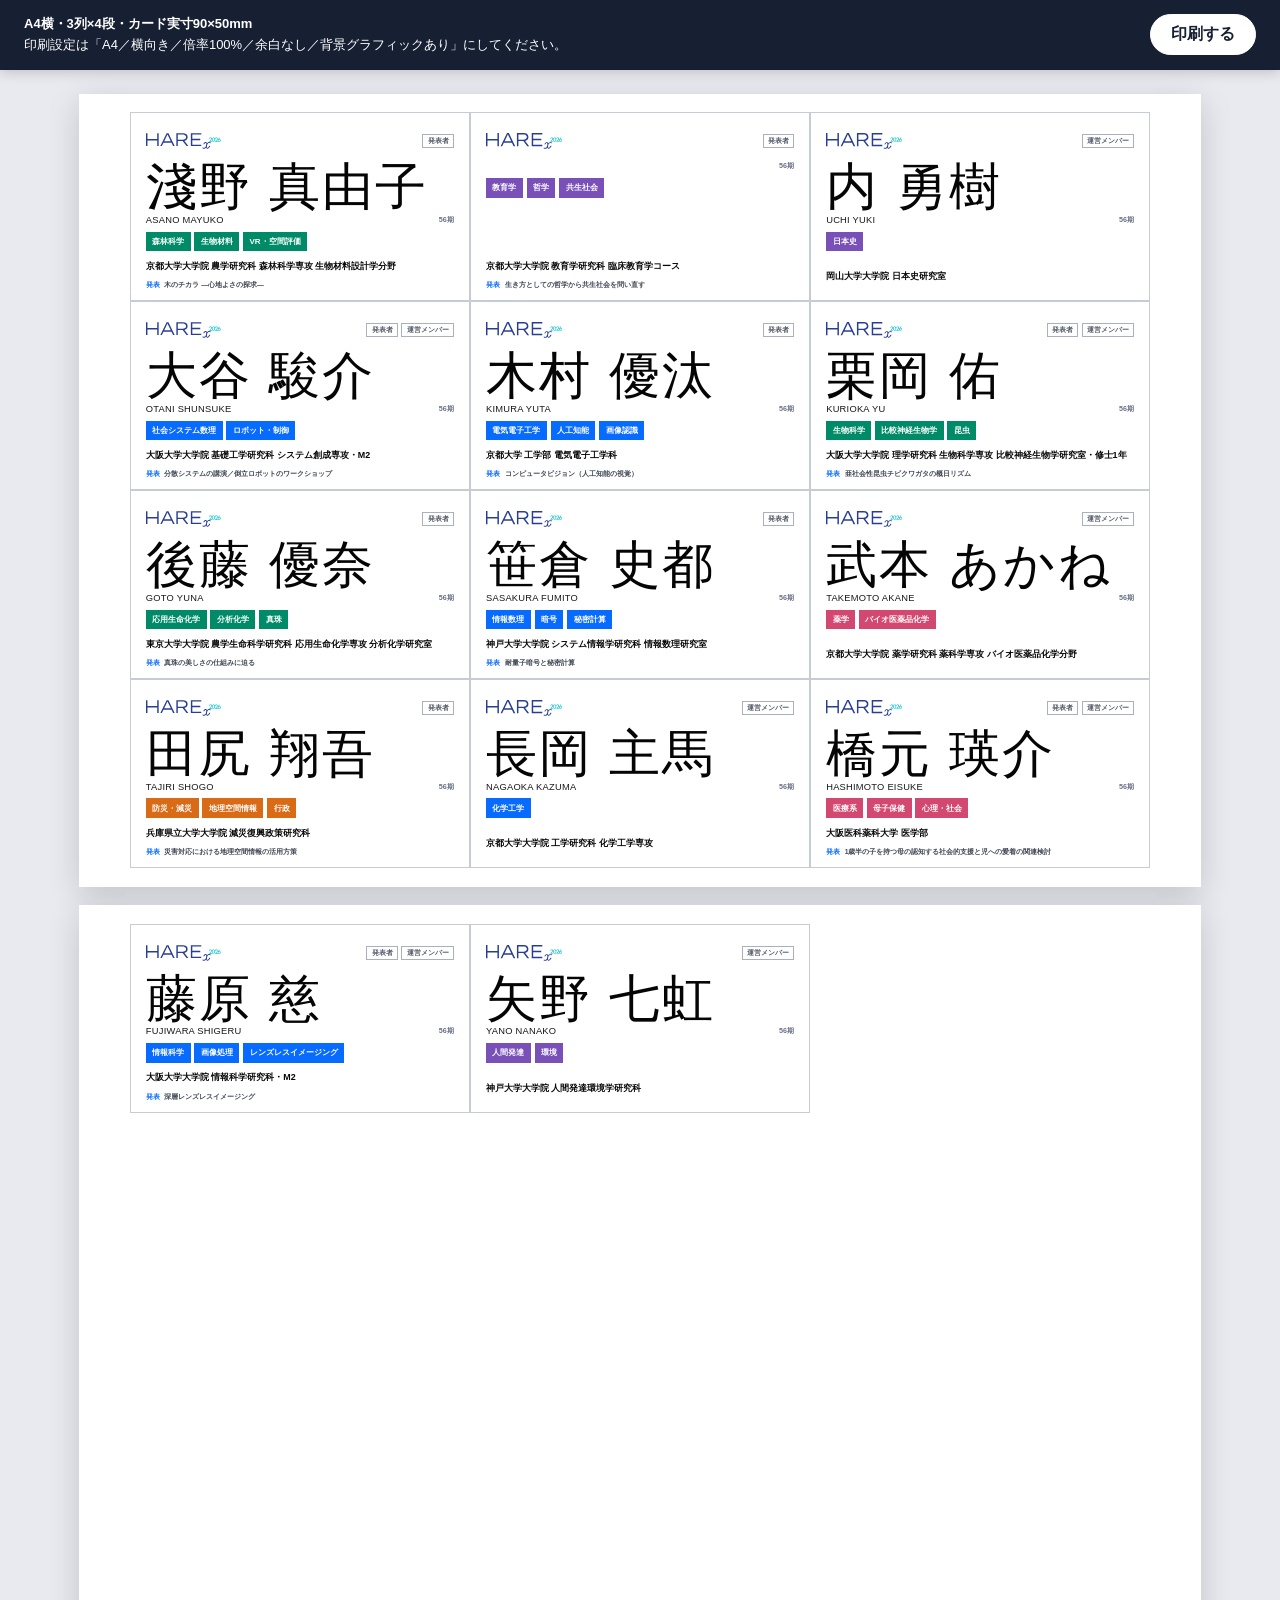
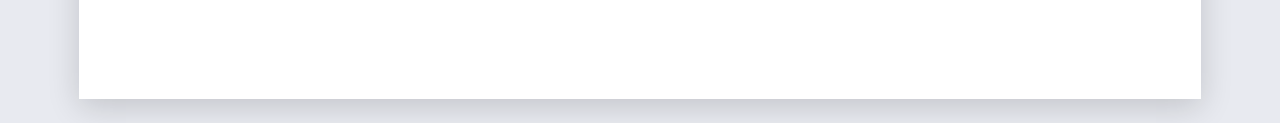
<file: name-cards.html>
<!doctype html>
<html lang="ja">

<head>
    <meta charset="utf-8">
    <meta name="viewport" content="width=device-width, initial-scale=1">
    <title>HAREx2026 ネームカード</title>
    <style>
        :root {
            --ink: #172033;
            --muted: #687086;
            --line: #aeb5c2;
            --navy: #283e94;
            --cyan: #00bfd0;
            --blue: #086bff;
            --field-engineering: #086bff;
            --field-life: #008b68;
            --field-humanities: #7850b8;
            --field-medical: #d34870;
            --field-disaster: #d96a16;
            --paper: #fff;
        }

        * {
            box-sizing: border-box;
        }

        html,
        body {
            margin: 0;
            color: var(--ink);
            background: #e8eaf0;
            font-family: "Yu Gothic", "YuGothic", "Hiragino Kaku Gothic ProN", "Noto Sans JP", sans-serif;
            -webkit-print-color-adjust: exact;
            print-color-adjust: exact;
        }

        .screen-tools {
            position: sticky;
            z-index: 10;
            top: 0;
            display: flex;
            align-items: center;
            justify-content: space-between;
            gap: 24px;
            padding: 14px 24px;
            color: #fff;
            background: #172033;
            box-shadow: 0 2px 12px rgb(0 0 0 / 18%);
        }

        .screen-tools p {
            margin: 0;
            font-size: 13px;
            line-height: 1.6;
        }

        .screen-tools button {
            flex: 0 0 auto;
            padding: 9px 20px;
            border: 1px solid #fff;
            border-radius: 999px;
            color: #172033;
            background: #fff;
            font: inherit;
            font-weight: 700;
            cursor: pointer;
        }

        .pages {
            display: grid;
            gap: 18px;
            justify-content: center;
            padding: 24px;
        }

        .sheet {
            display: grid;
            grid-template-columns: repeat(3, 90mm);
            grid-template-rows: repeat(4, 50mm);
            width: 297mm;
            height: 210mm;
            padding: 5mm 13.5mm;
            overflow: hidden;
            background: var(--paper);
            box-shadow: 0 8px 30px rgb(0 0 0 / 16%);
            break-after: page;
            page-break-after: always;
        }

        .sheet:last-child {
            break-after: auto;
            page-break-after: auto;
        }

        .name-card {
            position: relative;
            display: flex;
            flex-direction: column;
            width: 90mm;
            height: 50mm;
            padding: 3.1mm 4mm 2.8mm;
            overflow: hidden;
            border: .2mm solid #c7cbd4;
            background: #fff;
        }

        .card-top {
            display: flex;
            align-items: center;
            justify-content: space-between;
            min-height: 8.5mm;
            gap: 2mm;
        }

        .event-name {
            display: block;
            width: 20mm;
            height: 8.5mm;
            background: url("[data-uri]") left center / contain no-repeat;
            font-size: 0;
        }

        .event-name::before {
            content: none;
        }

        .event-name::after {
            content: none;
        }

        .badges {
            display: flex;
            align-items: center;
            justify-content: flex-end;
            gap: 1mm;
        }

        .badge {
            display: inline-flex;
            align-items: center;
            min-height: 3.8mm;
            padding: .25mm 1.1mm;
            border: .2mm solid #aab0bd;
            border-radius: 0;
            color: #505766;
            background: #fff;
            font-size: 5pt;
            font-weight: 700;
            line-height: 1;
            white-space: nowrap;
        }

        .badge.presenter {
            color: #505766;
            background: #fff;
        }

        .badge.organizer {
            color: #505766;
            background: #fff;
        }

        .person {
            display: grid;
            grid-template-columns: 1fr auto;
            align-items: end;
            gap: .3mm 2mm;
            margin-top: .7mm;
            white-space: nowrap;
        }

        .person h2 {
            grid-column: 1 / -1;
            margin: 0;
            color: #050505;
            font-size: 38pt;
            font-weight: 500;
            letter-spacing: .045em;
            line-height: 1.06;
        }

        .roman {
            color: #171717;
            font-family: Arial, sans-serif;
            font-size: 7pt;
            font-weight: 400;
            letter-spacing: .025em;
        }

        .cohort {
            color: var(--muted);
            font-size: 5.4pt;
            font-weight: 700;
        }

        .affiliation {
            display: flex;
            align-items: center;
            order: 4;
            min-height: 6.8mm;
            margin: auto 0 0;
            color: #060606;
            font-size: 6.7pt;
            font-weight: 700;
            line-height: 1.28;
        }

        .fields {
            order: 3;
            display: flex;
            flex-wrap: wrap;
            gap: 1mm;
            min-height: 5.2mm;
            margin: 1.8mm 0 0;
            padding: 0;
            list-style: none;
        }

        .fields li {
            display: flex;
            align-items: center;
            min-height: 5.2mm;
            padding: .45mm 1.7mm;
            border: 0;
            border-radius: 0;
            color: #fff;
            background: var(--field-engineering);
            font-size: 6pt;
            font-weight: 700;
            line-height: 1.15;
            white-space: nowrap;
        }

        .fields.field-life li {
            background: var(--field-life);
        }

        .fields.field-humanities li {
            background: var(--field-humanities);
        }

        .fields.field-medical li {
            background: var(--field-medical);
        }

        .fields.field-disaster li {
            background: var(--field-disaster);
        }

        .presentation {
            display: grid;
            grid-template-columns: auto 1fr;
            gap: 1.2mm;
            align-items: start;
            order: 5;
            margin: .45mm 0 0;
            padding: 0;
            border: 0;
            color: #3f4654;
            font-size: 5.1pt;
            font-weight: 600;
            line-height: 1.3;
        }

        .presentation b {
            color: var(--blue);
            font-size: 4.9pt;
            white-space: nowrap;
        }

        .empty-slot {
            width: 90mm;
            height: 50mm;
        }

        @page {
            size: A4 landscape;
            margin: 0;
        }

        @media print {

            html,
            body {
                background: #fff;
            }

            .screen-tools {
                display: none;
            }

            .pages {
                display: block;
                padding: 0;
            }

            .sheet {
                margin: 0;
                box-shadow: none;
            }
        }
    </style>
</head>

<body>
    <aside class="screen-tools" aria-label="印刷設定">
        <p><b>A4横・3列×4段・カード実寸90×50mm</b><br>印刷設定は「A4／横向き／倍率100%／余白なし／背景グラフィックあり」にしてください。</p>
        <button type="button" onclick="window.print()">印刷する</button>
    </aside>

    <main class="pages">
        <section class="sheet" aria-label="ネームカード 1ページ目">
            <article class="name-card">
                <div class="card-top"><span class="event-name">HAREx 2026</span><span class="badges"><span
                            class="badge presenter">発表者</span></span></div>
                <div class="person">
                    <h2>淺野 真由子</h2><span class="roman">ASANO MAYUKO</span><span class="cohort">56期</span>
                </div>
                <p class="affiliation">京都大学大学院 農学研究科 森林科学専攻 生物材料設計学分野</p>
                <ul class="fields field-life">
                    <li>森林科学</li>
                    <li>生物材料</li>
                    <li>VR・空間評価</li>
                </ul>
                <p class="presentation"><b>発表</b><span>木のチカラ ―心地よさの探求―</span></p>
            </article>

            <article class="name-card">
                <div class="card-top"><span class="event-name">HAREx 2026</span><span class="badges"><span
                            class="badge presenter">発表者</span></span></div>
                <div class="person">
                    <h2></h2><span class="roman"></span><span class="cohort">56期</span>
                </div>
                <p class="affiliation">京都大学大学院 教育学研究科 臨床教育学コース</p>
                <ul class="fields field-humanities">
                    <li>教育学</li>
                    <li>哲学</li>
                    <li>共生社会</li>
                </ul>
                <p class="presentation"><b>発表</b><span>生き方としての哲学から共生社会を問い直す</span></p>
            </article>

            <article class="name-card">
                <div class="card-top"><span class="event-name">HAREx 2026</span><span class="badges"><span
                            class="badge organizer">運営メンバー</span></span></div>
                <div class="person">
                    <h2>内 勇樹</h2><span class="roman">UCHI YUKI</span><span class="cohort">56期</span>
                </div>
                <p class="affiliation">岡山大学大学院 日本史研究室</p>
                <ul class="fields field-humanities"><li>日本史</li></ul>
            </article>

            <article class="name-card">
                <div class="card-top"><span class="event-name">HAREx 2026</span><span class="badges"><span
                            class="badge presenter">発表者</span><span class="badge organizer">運営メンバー</span></span></div>
                <div class="person">
                    <h2>大谷 駿介</h2><span class="roman">OTANI SHUNSUKE</span><span class="cohort">56期</span>
                </div>
                <p class="affiliation">大阪大学大学院 基礎工学研究科 システム創成専攻・M2</p>
                <ul class="fields field-engineering">
                    <li>社会システム数理</li>
                    <li>ロボット・制御</li>
                </ul>
                <p class="presentation"><b>発表</b><span>分散システムの講演／倒立ロボットのワークショップ</span></p>
            </article>

            <article class="name-card">
                <div class="card-top"><span class="event-name">HAREx 2026</span><span class="badges"><span
                            class="badge presenter">発表者</span></span></div>
                <div class="person">
                    <h2>木村 優汰</h2><span class="roman">KIMURA YUTA</span><span class="cohort">56期</span>
                </div>
                <p class="affiliation">京都大学 工学部 電気電子工学科</p>
                <ul class="fields field-engineering">
                    <li>電気電子工学</li>
                    <li>人工知能</li>
                    <li>画像認識</li>
                </ul>
                <p class="presentation"><b>発表</b><span>コンピュータビジョン（人工知能の視覚）</span></p>
            </article>

            <article class="name-card">
                <div class="card-top"><span class="event-name">HAREx 2026</span><span class="badges"><span
                            class="badge presenter">発表者</span><span class="badge organizer">運営メンバー</span></span></div>
                <div class="person">
                    <h2>栗岡 佑</h2><span class="roman">KURIOKA YU</span><span class="cohort">56期</span>
                </div>
                <p class="affiliation">大阪大学大学院 理学研究科 生物科学専攻 比較神経生物学研究室・修士1年</p>
                <ul class="fields field-life">
                    <li>生物科学</li>
                    <li>比較神経生物学</li>
                    <li>昆虫</li>
                </ul>
                <p class="presentation"><b>発表</b><span>亜社会性昆虫チビクワガタの概日リズム</span></p>
            </article>

            <article class="name-card">
                <div class="card-top"><span class="event-name">HAREx 2026</span><span class="badges"><span
                            class="badge presenter">発表者</span></span></div>
                <div class="person">
                    <h2>後藤 優奈</h2><span class="roman">GOTO YUNA</span><span class="cohort">56期</span>
                </div>
                <p class="affiliation">東京大学大学院 農学生命科学研究科 応用生命化学専攻 分析化学研究室</p>
                <ul class="fields field-life">
                    <li>応用生命化学</li>
                    <li>分析化学</li>
                    <li>真珠</li>
                </ul>
                <p class="presentation"><b>発表</b><span>真珠の美しさの仕組みに迫る</span></p>
            </article>

            <article class="name-card">
                <div class="card-top"><span class="event-name">HAREx 2026</span><span class="badges"><span
                            class="badge presenter">発表者</span></span></div>
                <div class="person">
                    <h2>笹倉 史都</h2><span class="roman">SASAKURA FUMITO</span><span class="cohort">56期</span>
                </div>
                <p class="affiliation">神戸大学大学院 システム情報学研究科 情報数理研究室</p>
                <ul class="fields field-engineering">
                    <li>情報数理</li>
                    <li>暗号</li>
                    <li>秘密計算</li>
                </ul>
                <p class="presentation"><b>発表</b><span>耐量子暗号と秘密計算</span></p>
            </article>

            <article class="name-card">
                <div class="card-top"><span class="event-name">HAREx 2026</span><span class="badges"><span
                            class="badge organizer">運営メンバー</span></span></div>
                <div class="person">
                    <h2>武本 あかね</h2><span class="roman">TAKEMOTO AKANE</span><span class="cohort">56期</span>
                </div>
                <p class="affiliation">京都大学大学院 薬学研究科 薬科学専攻 バイオ医薬品化学分野</p>
                <ul class="fields field-medical">
                    <li>薬学</li>
                    <li>バイオ医薬品化学</li>
                </ul>
            </article>

            <article class="name-card">
                <div class="card-top"><span class="event-name">HAREx 2026</span><span class="badges"><span
                            class="badge presenter">発表者</span></span></div>
                <div class="person">
                    <h2>田尻 翔吾</h2><span class="roman">TAJIRI SHOGO</span><span class="cohort">56期</span>
                </div>
                <p class="affiliation">兵庫県立大学大学院 減災復興政策研究科</p>
                <ul class="fields field-disaster">
                    <li>防災・減災</li>
                    <li>地理空間情報</li>
                    <li>行政</li>
                </ul>
                <p class="presentation"><b>発表</b><span>災害対応における地理空間情報の活用方策</span></p>
            </article>

            <article class="name-card">
                <div class="card-top"><span class="event-name">HAREx 2026</span><span class="badges"><span
                            class="badge organizer">運営メンバー</span></span></div>
                <div class="person">
                    <h2>長岡 主馬</h2><span class="roman">NAGAOKA KAZUMA</span><span class="cohort">56期</span>
                </div>
                <p class="affiliation">京都大学大学院 工学研究科 化学工学専攻</p>
                <ul class="fields field-engineering">
                    <li>化学工学</li>
                </ul>
            </article>

            <article class="name-card">
                <div class="card-top"><span class="event-name">HAREx 2026</span><span class="badges"><span
                            class="badge presenter">発表者</span><span class="badge organizer">運営メンバー</span></span></div>
                <div class="person">
                    <h2>橋元 瑛介</h2><span class="roman">HASHIMOTO EISUKE</span><span class="cohort">56期</span>
                </div>
                <p class="affiliation">大阪医科薬科大学 医学部</p>
                <ul class="fields field-medical">
                    <li>医療系</li>
                    <li>母子保健</li>
                    <li>心理・社会</li>
                </ul>
                <p class="presentation"><b>発表</b><span>1歳半の子を持つ母の認知する社会的支援と児への愛着の関連検討</span></p>
            </article>
        </section>

        <section class="sheet" aria-label="ネームカード 2ページ目">
            <article class="name-card">
                <div class="card-top"><span class="event-name">HAREx 2026</span><span class="badges"><span
                            class="badge presenter">発表者</span><span class="badge organizer">運営メンバー</span></span></div>
                <div class="person">
                    <h2>藤原 慈</h2><span class="roman">FUJIWARA SHIGERU</span><span class="cohort">56期</span>
                </div>
                <p class="affiliation">大阪大学大学院 情報科学研究科・M2</p>
                <ul class="fields field-engineering">
                    <li>情報科学</li>
                    <li>画像処理</li>
                    <li>レンズレスイメージング</li>
                </ul>
                <p class="presentation"><b>発表</b><span>深層レンズレスイメージング</span></p>
            </article>

            <article class="name-card">
                <div class="card-top"><span class="event-name">HAREx 2026</span><span class="badges"><span
                            class="badge organizer">運営メンバー</span></span></div>
                <div class="person">
                    <h2>矢野 七虹</h2><span class="roman">YANO NANAKO</span><span class="cohort">56期</span>
                </div>
                <p class="affiliation">神戸大学大学院 人間発達環境学研究科</p>
                <ul class="fields field-humanities">
                    <li>人間発達</li>
                    <li>環境</li>
                </ul>
            </article>

            <div class="empty-slot" aria-hidden="true"></div>
            <div class="empty-slot" aria-hidden="true"></div>
            <div class="empty-slot" aria-hidden="true"></div>
            <div class="empty-slot" aria-hidden="true"></div>
            <div class="empty-slot" aria-hidden="true"></div>
            <div class="empty-slot" aria-hidden="true"></div>
            <div class="empty-slot" aria-hidden="true"></div>
            <div class="empty-slot" aria-hidden="true"></div>
            <div class="empty-slot" aria-hidden="true"></div>
            <div class="empty-slot" aria-hidden="true"></div>
        </section>
    </main>
</body>

</html>
</file>
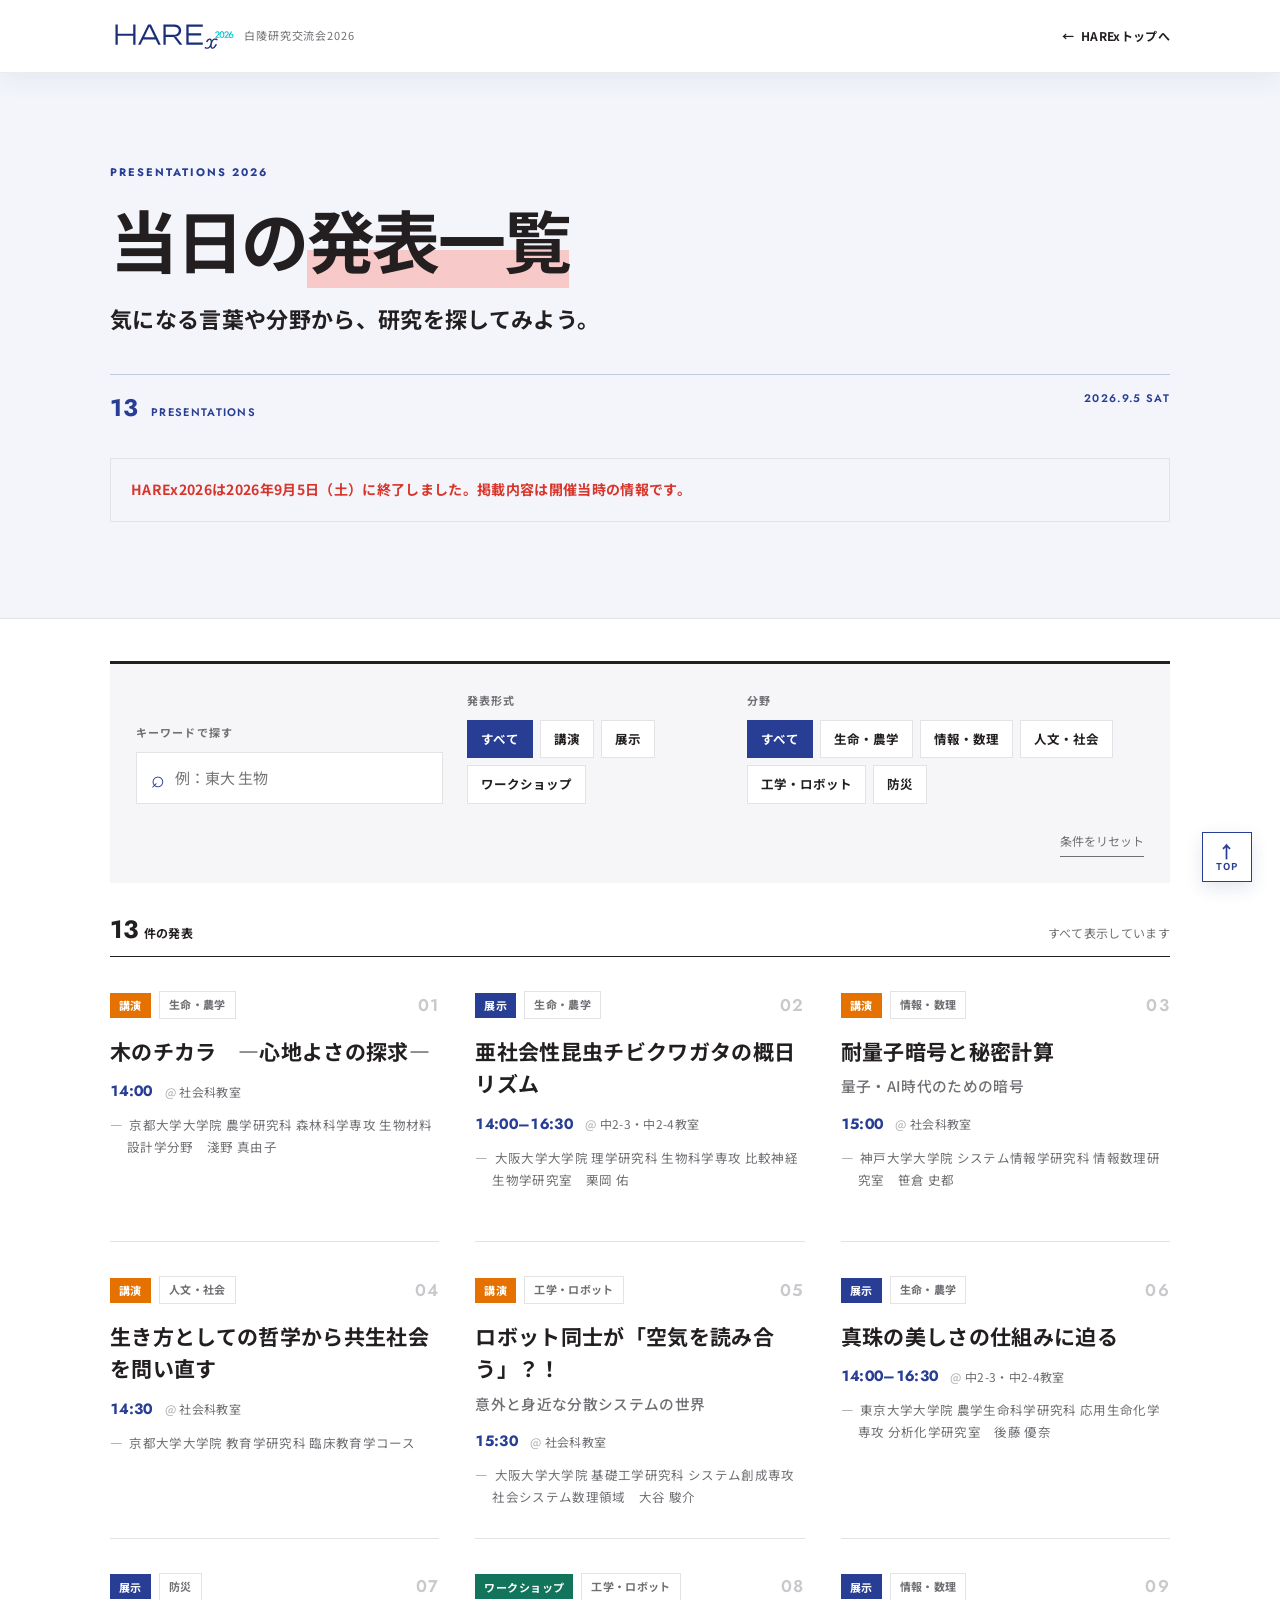
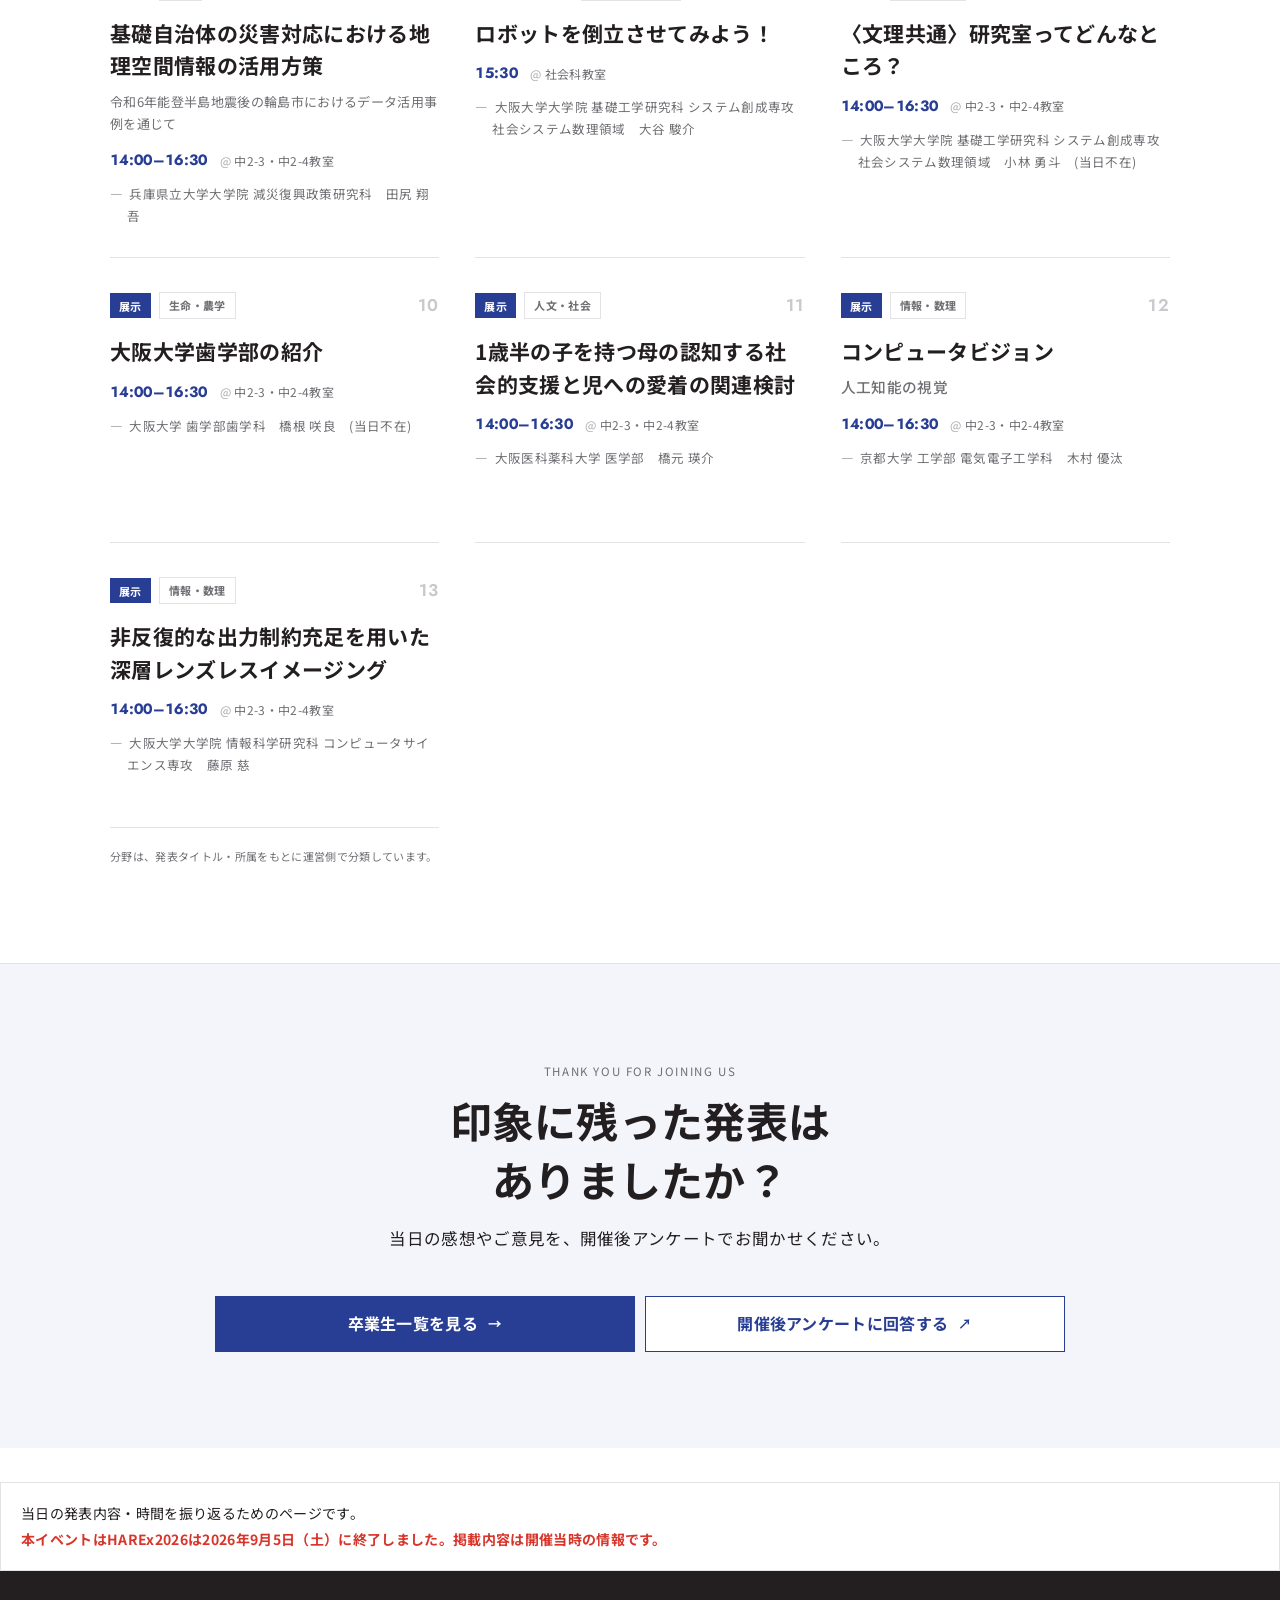
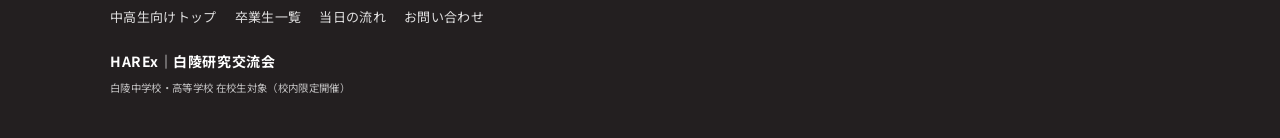
<file: presentations.html>
<!doctype html>
<html lang="ja">

<head>
    <meta charset="utf-8">
    <meta name="viewport" content="width=device-width,initial-scale=1,viewport-fit=cover">
    <meta name="theme-color" content="#ffffff">
    <title>発表一覧｜HAREx2026</title>
    <meta name="description" content="HAREx2026（白陵研究交流会）の発表一覧。白陵中学校・高等学校の在校生を対象とした校内限定イベントです。">
    <link rel="preconnect" href="https://fonts.googleapis.com">
    <link rel="preconnect" href="https://fonts.gstatic.com" crossorigin>
    <link href="https://fonts.googleapis.com/css2?family=Noto+Sans+JP:wght@400;500;700&display=swap" rel="stylesheet">
    <link rel="stylesheet" href="assets/style.css">
</head>

<body id="top" class="student-site listing-page">
    <header class="site-header compact-header">
        <div class="wrap">
            <a class="brand" href="index.html" aria-label="HAREx 白陵研究交流会 トップへ">
                <img class="brand-logo" src="assets/harex-logo.svg" width="315" height="71" alt="HAREx">
                <span class="jp">白陵研究交流会2026</span>
            </a>
            <a class="back-link" href="index.html"><span aria-hidden="true">←</span> HARExトップへ</a>
        </div>
    </header>

    <main>
        <section class="listing-hero">
            <div class="wrap">
                <p class="eyebrow">PRESENTATIONS 2026</p>
                <h1>当日の<span class="mark">発表一覧</span></h1>
                <p class="lead">気になる言葉や分野から、<br class="mobile-break">研究を探してみよう。</p>
                <div class="listing-summary"><span><b id="result-count">13</b> PRESENTATIONS</span><span>2026.9.5
                        SAT</span></div>
                <p class="notice"><b>HAREx2026は2026年9月5日（土）に終了しました。掲載内容は開催当時の情報です。</b></p>
            </div>
        </section>

        <section class="presentation-browser" aria-labelledby="browser-title">
            <div class="wrap">
                <h2 id="browser-title" class="visually-hidden">発表を絞り込む</h2>
                <div class="filter-panel">
                    <div class="search-field">
                        <label for="presentation-search">キーワードで探す</label>
                        <div class="search-control"><span aria-hidden="true">⌕</span><input id="presentation-search"
                                type="search" placeholder="例：東大 生物" autocomplete="off"><button id="search-clear"
                                type="button" aria-label="検索語を消去">×</button></div>
                    </div>
                    <fieldset class="filter-group" data-filter-group="type">
                        <legend>発表形式</legend>
                        <div class="filter-options">
                            <button type="button" class="filter-chip is-active" data-filter="all"
                                aria-pressed="true">すべて</button>
                            <button type="button" class="filter-chip" data-filter="講演" aria-pressed="false">講演</button>
                            <button type="button" class="filter-chip" data-filter="展示" aria-pressed="false">展示</button>
                            <button type="button" class="filter-chip" data-filter="ワークショップ"
                                aria-pressed="false">ワークショップ</button>
                        </div>
                    </fieldset>
                    <fieldset class="filter-group" data-filter-group="field">
                        <legend>分野</legend>
                        <div class="filter-options">
                            <button type="button" class="filter-chip is-active" data-filter="all"
                                aria-pressed="true">すべて</button>
                            <button type="button" class="filter-chip" data-filter="生命・農学"
                                aria-pressed="false">生命・農学</button>
                            <button type="button" class="filter-chip" data-filter="情報・数理"
                                aria-pressed="false">情報・数理</button>
                            <button type="button" class="filter-chip" data-filter="人文・社会"
                                aria-pressed="false">人文・社会</button>
                            <button type="button" class="filter-chip" data-filter="工学・ロボット"
                                aria-pressed="false">工学・ロボット</button>
                            <button type="button" class="filter-chip" data-filter="防災" aria-pressed="false">防災</button>
                        </div>
                    </fieldset>
                    <button id="reset-filters" class="reset-filters" type="button">条件をリセット</button>
                </div>

                <div class="result-bar" aria-live="polite">
                    <p><b id="visible-count">13</b>件の発表</p>
                    <p id="filter-description">発表者の五十音順で表示しています</p>
                </div>

                <!--
                    会場構成切替対象：現在は「講演・ワークショップ＝社会科教室／展示＝中2-3・中2-4教室」。
                    2教室案へ戻す場合は「講演・ワークショップ＝中2-4教室／展示＝中2-3教室」とし、
                    各カードの表示会場と data-search を同時に更新すること。
                -->
                <div id="presentation-list" class="presentation-list">
                    <article class="presentation-card" data-sort="あさのまゆこ" data-type="講演" data-field="生命・農学"
                        data-search="講演 14:00 社会科教室 生命 農学 京都大学 京大 大学院 農学研究科 森林科学専攻 生物材料設計学分野 木のチカラ 心地よさ 探求 淺野 真由子 理系 工学 建築 デザイン 心理 環境 林業 木材 材料">
                        <div class="card-meta"><span class="presentation-type talk">講演</span><span
                                class="field-tag">生命・農学</span><span class="card-number">01</span></div>
                        <h2>木のチカラ　―心地よさの探求―</h2>
                        <p class="program-info"><b>14:00</b><span>社会科教室</span></p>
                        <p class="affiliation">京都大学大学院 農学研究科 森林科学専攻 生物材料設計学分野　淺野 真由子</p>
                    </article>
                    <article class="presentation-card" data-sort="くりおかゆう" data-type="展示" data-field="生命・農学"
                        data-search="展示 14:00 16:30 中2-3 中2-4 生命 農学 大阪大学 阪大 大学院 理学研究科 生物科学専攻 比較神経生物学研究室 亜社会性 昆虫 チビクワガタ 概日 リズム 栗岡 佑 理系 生き物 動物 行動 生態 体内時計">
                        <div class="card-meta"><span class="presentation-type exhibition">展示</span><span
                                class="field-tag">生命・農学</span><span class="card-number">02</span></div>
                        <h2>亜社会性昆虫チビクワガタの概日リズム</h2>
                        <p class="program-info"><b>14:00–16:30</b><span>中2-3・中2-4教室</span></p>
                        <p class="affiliation">大阪大学大学院 理学研究科 生物科学専攻 比較神経生物学研究室　栗岡 佑</p>
                    </article>
                    <article class="presentation-card" data-sort="ささくらふみと" data-type="講演" data-field="情報・数理"
                        data-search="講演 15:00 社会科教室 情報 数理 神戸大学 神大 大学院 システム情報学研究科 情報数理研究室 耐量子 暗号 秘密計算 量子 AI 時代 笹倉 史都 理系 工学 数学 コンピュータ セキュリティ プログラミング 技術">
                        <div class="card-meta"><span class="presentation-type talk">講演</span><span
                                class="field-tag">情報・数理</span><span class="card-number">03</span></div>
                        <h2>耐量子暗号と秘密計算<br><small>量子・AI時代のための暗号</small></h2>
                        <p class="program-info"><b>15:00</b><span>社会科教室</span></p>
                        <p class="affiliation">神戸大学大学院 システム情報学研究科 情報数理研究室　笹倉 史都</p>
                    </article>
                    <article class="presentation-card" data-sort="04" data-type="講演" data-field="人文・社会"
                        data-search="講演 14:30 社会科教室 人文 社会 京都大学 京大 大学院 教育学研究科 臨床教育学コース 生き方 哲学 共生社会 問い直す 文系 人文科学 社会科学 教育 倫理 思想 心理 多様性 コミュニケーション">
                        <div class="card-meta"><span class="presentation-type talk">講演</span><span
                                class="field-tag">人文・社会</span><span class="card-number">04</span></div>
                        <h2>生き方としての哲学から共生社会を問い直す</h2>
                        <p class="program-info"><b>14:30</b><span>社会科教室</span></p>
                        <p class="affiliation">京都大学大学院 教育学研究科 臨床教育学コース</p>
                    </article>
                    <article class="presentation-card" data-sort="おおたにしゅんすけ1" data-type="講演" data-field="工学・ロボット"
                        data-search="講演 15:30 社会科教室 工学 ロボット 大阪大学 阪大 大学院 基礎工学研究科 システム創成専攻 社会システム数理領域 ロボット 空気 読み合う 分散システム 大谷 駿介 理系 情報 数学 AI コンピュータ 制御 プログラミング ものづくり 技術">
                        <div class="card-meta"><span class="presentation-type talk">講演</span><span
                                class="field-tag">工学・ロボット</span><span class="card-number">05</span></div>
                        <h2>ロボット同士が「空気を読み合う」？！<br><small>意外と身近な分散システムの世界</small></h2>
                        <p class="program-info"><b>15:30</b><span>社会科教室</span></p>
                        <p class="affiliation">大阪大学大学院 基礎工学研究科 システム創成専攻 社会システム数理領域　大谷 駿介</p>
                    </article>
                    <article class="presentation-card" data-sort="ごとうゆうな" data-type="展示" data-field="生命・農学"
                        data-search="展示 14:00 16:30 中2-3 中2-4 生命 農学 東京大学 東大 大学院 農学生命科学研究科 応用生命化学専攻 分析化学研究室 真珠 美しさ 仕組み 後藤 優奈 理系 生物 化学 材料 宝石 海洋 貝 環境">
                        <div class="card-meta"><span class="presentation-type exhibition">展示</span><span
                                class="field-tag">生命・農学</span><span class="card-number">06</span></div>
                        <h2>真珠の美しさの仕組みに迫る</h2>
                        <p class="program-info"><b>14:00–16:30</b><span>中2-3・中2-4教室</span></p>
                        <p class="affiliation">東京大学大学院 農学生命科学研究科 応用生命化学専攻 分析化学研究室　後藤 優奈</p>
                    </article>
                    <article class="presentation-card" data-sort="たじりしょうご" data-type="展示" data-field="防災"
                        data-search="展示 14:00 16:30 中2-3 中2-4 防災 兵庫県立大学 兵庫県大 県立大 大学院 減災復興政策研究科 基礎自治体 災害対応 地理空間情報 活用方策 令和6年 能登半島地震 輪島市 データ活用 事例 田尻 翔吾 文系 理系 文理融合 社会 情報 地理 政策 行政 地域 地図 環境">
                        <div class="card-meta"><span class="presentation-type exhibition">展示</span><span
                                class="field-tag">防災</span><span class="card-number">07</span></div>
                        <h2>基礎自治体の災害対応における地理空間情報の活用方策</h2>
                        <p class="card-subtitle">令和6年能登半島地震後の輪島市におけるデータ活用事例を通じて</p>
                        <p class="program-info"><b>14:00–16:30</b><span>中2-3・中2-4教室</span></p>
                        <p class="affiliation">兵庫県立大学大学院 減災復興政策研究科　田尻 翔吾</p>
                    </article>
                    <article class="presentation-card" data-sort="おおたにしゅんすけ2" data-type="ワークショップ" data-field="工学・ロボット"
                        data-search="ワークショップ 15:30 社会科教室 工学 ロボット 大阪大学 阪大 大学院 基礎工学研究科 システム創成専攻 社会システム数理領域 倒立 大谷 駿介 理系 情報 数学 AI コンピュータ 制御 プログラミング ものづくり 技術 体験 実験">
                        <div class="card-meta"><span class="presentation-type workshop">ワークショップ</span><span
                                class="field-tag">工学・ロボット</span><span class="card-number">08</span></div>
                        <h2>ロボットを倒立させてみよう！</h2>
                        <p class="program-info"><b>15:30</b><span>社会科教室</span></p>
                        <p class="affiliation">大阪大学大学院 基礎工学研究科 システム創成専攻 社会システム数理領域　大谷 駿介</p>
                    </article>
                    <article class="presentation-card" data-sort="こばやしゆうと" data-type="展示" data-field="情報・数理"
                        data-search="展示 14:00 16:30 中2-3 中2-4 情報 数理 大阪大学 阪大 大学院 基礎工学研究科 システム創成専攻 社会システム数理領域 研究 魅力 調べました 小林 勇斗 理系 工学 数学 コンピュータ 大学 大学院 進路 キャリア 技術">
                        <div class="card-meta"><span class="presentation-type exhibition">展示</span><span
                                class="field-tag">情報・数理</span><span class="card-number">09</span></div>
                        <h2>〈文理共通〉研究室ってどんなところ？</h2>
                        <p class="program-info"><b>14:00–16:30</b><span>中2-3・中2-4教室</span></p>
                        <p class="affiliation">大阪大学大学院 基礎工学研究科 システム創成専攻 社会システム数理領域　小林 勇斗　(当日不在)</p>
                    </article>
                    <article class="presentation-card" data-sort="はしねさくら" data-type="展示" data-field="生命・農学"
                        data-search="展示 14:00 16:30 中2-3 中2-4 生命 農学 歯学 大阪大学 阪大 歯学部 歯学科 紹介 橋根 咲良 理系 医療 医学 歯科 歯医者 健康 ヘルスケア 生物 進路 キャリア">
                        <div class="card-meta"><span class="presentation-type exhibition">展示</span><span
                                class="field-tag">生命・農学</span><span class="card-number">10</span></div>
                        <h2>大阪大学歯学部の紹介</h2>
                        <p class="program-info"><b>14:00–16:30</b><span>中2-3・中2-4教室</span></p>
                        <p class="affiliation">大阪大学 歯学部歯学科　橋根 咲良　(当日不在)</p>
                    </article>
                    <article class="presentation-card" data-sort="はしもとえいすけ" data-type="展示" data-field="人文・社会"
                        data-search="展示 14:00 16:30 中2-3 中2-4 人文 社会 大阪医科薬科大学 大阪医薬大 大医薬 医学部 医学 医療 公衆衛生 母子保健 1歳半 子ども 母親 社会的支援 愛着 関連 育児 子育て 親子 乳幼児 心理 橋元 瑛介 はしもと えいすけ 理系 文理融合">
                        <div class="card-meta"><span class="presentation-type exhibition">展示</span><span
                                class="field-tag">人文・社会</span><span class="card-number">11</span></div>
                        <h2>1歳半の子を持つ母の認知する社会的支援と児への愛着の関連検討</h2>
                        <p class="program-info"><b>14:00–16:30</b><span>中2-3・中2-4教室</span></p>
                        <p class="affiliation">大阪医科薬科大学 医学部　橋元 瑛介</p>
                    </article>
                    <article class="presentation-card" data-sort="きむらゆうた" data-type="展示" data-field="情報・数理"
                        data-search="展示 14:00 16:30 中2-3 中2-4 情報 数理 人工知能 AI コンピュータビジョン 視覚 京都大学 京大 工学部 電気電子工学科 木村 優汰 理系 工学 数学 画像 カメラ 機械学習 深層学習 プログラミング ものづくり 技術">
                        <div class="card-meta"><span class="presentation-type exhibition">展示</span><span
                                class="field-tag">情報・数理</span><span class="card-number">12</span></div>
                        <h2>コンピュータビジョン<br><small>人工知能の視覚</small></h2>
                        <p class="program-info"><b>14:00–16:30</b><span>中2-3・中2-4教室</span></p>
                        <p class="affiliation">京都大学 工学部 電気電子工学科　木村 優汰</p>
                    </article>
                    <article class="presentation-card" data-sort="ふじわらいつく" data-type="展示" data-field="情報・数理"
                        data-search="展示 14:00 16:30 中2-3 中2-4 情報 数理 大阪大学 阪大 大学院 情報科学研究科 コンピュータサイエンス専攻 非反復 出力制約充足 深層 レンズレス イメージング 藤原 慈 理系 工学 数学 AI 人工知能 画像 カメラ 光学 物理 機械学習 プログラミング ものづくり 技術">
                        <div class="card-meta"><span class="presentation-type exhibition">展示</span><span
                                class="field-tag">情報・数理</span><span class="card-number">13</span></div>
                        <h2>非反復的な出力制約充足を用いた深層レンズレスイメージング</h2>
                        <p class="program-info"><b>14:00–16:30</b><span>中2-3・中2-4教室</span></p>
                        <p class="affiliation">大阪大学大学院 情報科学研究科 コンピュータサイエンス専攻　藤原 慈</p>
                    </article>
                </div>
                <div id="no-results" class="no-results" hidden>
                    <p class="no-results-mark" aria-hidden="true">?</p>
                    <h2>該当する発表がありません</h2>
                    <p>検索語や絞り込み条件を変えてみてください。</p><button class="btn" type="button"
                        id="no-results-reset">すべての発表に戻す</button>
                </div>
                <p class="classification-note">分野は、発表タイトル・所属をもとに運営側で分類しています。</p>
            </div>
        </section>

        <section class="listing-cta">
            <div class="wrap">
                <p class="num">THANK YOU FOR JOINING US</p>
                <h2>印象に残った発表は<br>ありましたか？</h2>
                <p>当日の感想やご意見を、開催後アンケートでお聞かせください。</p>
                <div class="listing-cta-actions"><a class="btn" href="alumni.html">卒業生一覧を見る<span class="arw"
                            aria-hidden="true">→</span></a><a class="btn sub" href="https://forms.gle/qjr2g2PjnvQobWXG7"
                        target="_blank" rel="noopener noreferrer">開催後アンケートに回答する<span class="arw"
                            aria-hidden="true">↗</span></a></div>
            </div>
        </section>
    </main>

    <p class="notice">
        当日の発表内容・時間を振り返るためのページです。<br><b>本イベントはHAREx2026は2026年9月5日（土）に終了しました。掲載内容は開催当時の情報です。</b></p>
    <footer class="site">
        <div class="wrap">
            <div class="links"><a href="index.html">中高生向けトップ</a><a href="alumni.html">卒業生一覧</a><a
                    href="index.html#schedule">当日の流れ</a><a href="index.html#contact">お問い合わせ</a></div>
            <b>HAREx｜白陵研究交流会</b><br><small>白陵中学校・高等学校 在校生対象（校内限定開催）</small>
        </div>
    </footer>
    <a class="back-to-top listing-back-to-top" href="#top" aria-label="ページ上部へ戻る"><span class="back-to-top-arrow"
            aria-hidden="true">↑</span><span aria-hidden="true">TOP</span></a>
    <script src="assets/presentations.js" defer></script>
</body>

</html>
</file>
<file: assets/style.css>
@charset "utf-8";

@font-face {
    font-family: "Jost";
    src: url("fonts/Jost/Jost-VariableFont_wght.ttf") format("truetype");
    font-style: normal;
    font-weight: 100 900;
    font-display: swap;
}

/* ==========================================================================
   HAREx 開催概要サイト
   構成：1ページ縦スクロール＋上部アンカーナビ。
   考え方：白地・墨色の文字・大きな英字見出し・広い余白で情報を整理し、
           色の塗りつぶしは「押せるもの（ボタン）」と〆切の強調だけに使う。
   ========================================================================== */

:root {
    --ink: #231f20;
    /* 本文・見出しの基本色 */
    --sub: #6f6f74;
    /* 補足文 */
    --line: #e3e3e6;
    /* 罫線 */
    --line-strong: #231f20;
    --bg: #ffffff;
    --tint: #f6f6f8;
    /* ごく薄い面。図の下地などに */
    --navy: #283e94;
    /* リンクとボタン */
    --navy-dark: #1b2f77;
    --red: #d8352b;
    /* 〆切など、注意を引きたい一点 */
    --font: "Noto Sans JP", "Hiragino Kaku Gothic ProN", "Hiragino Sans", "Yu Gothic", Meiryo, system-ui, sans-serif;
    --maxw: 1140px;
    --pad: 22px;
    --head: 56px;
    /* 赤・青のアンダーラインを引き終わるまでの共通時間 */
    --underline-animation-duration: 1.2s;
}

* {
    box-sizing: border-box;
    -webkit-tap-highlight-color: rgba(35, 31, 32, .08);
}

html {
    scroll-behavior: smooth;
    -webkit-text-size-adjust: 100%;
}

body {
    margin: 0;
    background: var(--bg);
    color: var(--ink);
    font-family: var(--font);
    font-size: 15.5px;
    line-height: 1.95;
    letter-spacing: .02em;
    overflow-x: hidden;
    padding-bottom: calc(72px + env(safe-area-inset-bottom));
}

img,
svg {
    max-width: 100%;
}

p {
    margin: 0 0 1.4em;
}

p:last-child {
    margin-bottom: 0;
}

b,
strong {
    font-weight: 700;
}

a {
    color: var(--navy);
}

.wrap {
    max-width: var(--maxw);
    margin: 0 auto;
    padding: 0 var(--pad);
}

.mark {
    background: linear-gradient(transparent 62%, rgba(255, 118, 107, .35) 62%);
}

.emphasis-marker {
    margin: 0 -.08em;
    padding: 0 .08em;
    background: linear-gradient(transparent 58%, rgba(104, 174, 235, .32) 58%);
    -webkit-box-decoration-break: clone;
    box-decoration-break: clone;
}

/* JavaScriptが動作する場合のみ、強調線を初回表示時に左から描く */
.has-scroll-animations .mark,
.has-scroll-animations .emphasis-marker {
    background-repeat: no-repeat;
    background-position: left bottom;
    background-size: 0 100%;
    transition: background-size var(--underline-animation-duration) cubic-bezier(.2, .75, .25, 1);
}

.has-scroll-animations .mark.is-revealed,
.has-scroll-animations .emphasis-marker.is-revealed {
    background-size: 100% 100%;
}

/* ==========================================================================
   ヘッダー
   ========================================================================== */
.site-header {
    position: sticky;
    top: 0;
    z-index: 50;
    background: rgba(255, 255, 255, .76);
    -webkit-backdrop-filter: saturate(1.45) blur(18px);
    backdrop-filter: saturate(1.45) blur(18px);
    border-bottom: 1px solid rgba(227, 227, 230, .72);
    box-shadow: 0 8px 24px rgba(27, 47, 119, .06);
}

.site-header .wrap {
    display: flex;
    flex-wrap: wrap;
    align-items: center;
    gap: 0 16px;
}

.brand {
    display: flex;
    align-items: center;
    gap: 10px;
    height: var(--head);
    text-decoration: none;
    color: var(--ink);
    flex: 1 1 auto;
    overflow: hidden;
    transition: height .28s ease, opacity .2s ease, visibility 0s;
}

.brand-logo {
    display: block;
    width: 112px;
    height: auto;
    transition: width .28s ease;
}

.brand .jp {
    font-size: 11px;
    line-height: 1.4;
    color: var(--sub);
    letter-spacing: .08em;
}

.header-cta {
    display: none;
}

/* アンカーナビ。スマホでは横スクロール、広い画面ではヘッダー右に並ぶ */
.site-nav {
    flex: 1 1 100%;
    display: flex;
    gap: 2px;
    overflow-x: auto;
    scrollbar-width: none;
    border-top: 1px solid var(--line);
    margin: 0 calc(var(--pad) * -1);
    padding: 0 var(--pad);
    -webkit-overflow-scrolling: touch;
}

.site-nav::-webkit-scrollbar {
    display: none;
}

.site-nav a {
    flex: 0 0 auto;
    display: inline-flex;
    align-items: center;
    min-height: 46px;
    padding: 0 12px;
    font-size: 13.5px;
    color: var(--ink);
    text-decoration: none;
    white-space: nowrap;
    border-bottom: 2px solid transparent;
    transition: min-height .28s ease, padding .28s ease, font-size .28s ease;
}

.site-nav a.on {
    font-weight: 700;
    border-bottom-color: var(--ink);
}

.site-nav a:first-child {
    margin-left: auto;
}

/* スクロール後は、スマホではロゴ行を閉じてページ内ナビだけを残す */
body.is-header-compact .brand {
    height: 0;
    opacity: 0;
    visibility: hidden;
    pointer-events: none;
    transition-delay: 0s, 0s, .28s;
}

body.is-header-compact .site-nav a {
    min-height: 42px;
}

body.is-header-compact section {
    scroll-margin-top: 58px;
}

/* ==========================================================================
   ヒーロー
   ========================================================================== */
.mv {
    padding: 44px 0 8px;
    background-color: #eef5f8;
    background-image:
        linear-gradient(rgba(255, 255, 255, .72), rgba(255, 255, 255, .72)),
        url("hakuryo-gemini-generated.png");
    background-repeat: no-repeat;
    background-position: 75% center;
    background-size: cover;
}

.mv .eyebrow {
    font-size: 11px;
    letter-spacing: .22em;
    color: var(--sub);
    margin-bottom: 18px;
}

.mv .date {
    display: flex;
    align-items: baseline;
    flex-wrap: wrap;
    gap: 0 12px;
    font-family: "Jost", sans-serif;
    font-size: clamp(48px, 15vw, 88px);
    font-weight: 500;
    line-height: 1.02;
    letter-spacing: -.02em;
    margin: 0;
}

.mv .date .dow {
    font-size: .3em;
    letter-spacing: .16em;
    font-weight: 500;
}

.mv .time {
    margin: 10px 0 0;
    font-family: "Jost", sans-serif;
    font-size: clamp(20px, 5.4vw, 30px);
    font-weight: 500;
    letter-spacing: .02em;
}

.mv-meta {
    margin: 22px 0 0;
    padding: 18px 0 0;
    border-top: 1px solid var(--line);
    font-size: 14.5px;
    line-height: 1.9;
    color: var(--ink);
}

.mv-meta span {
    display: block;
    color: var(--sub);
    font-size: 13px;
}

.statement {
    padding: 42px 0 8px;
}

.statement h1 {
    margin: 0 0 22px;
    font-size: clamp(24px, 6.6vw, 38px);
    font-weight: 700;
    line-height: 1.6;
    letter-spacing: .01em;
}

.statement p {
    max-width: 44em;
    font-size: 16px;
}

.phd {
    display: block;
    width: 100%;
    max-width: 300px;
    height: auto;
    margin: 26px auto 10px;
}

.credit {
    margin-top: 12px;
    font-size: 11.5px;
    color: var(--sub);
    line-height: 1.7;
}

/* 資料の性格を伝える注記 */
.notice {
    margin: 34px 0 0;
    padding: 18px 20px;
    border: 1px solid var(--line);
    font-size: 14px;
    line-height: 1.85;
}

.notice b {
    color: var(--red);
}

/* ==========================================================================
   セクションの共通形
   ========================================================================== */
section {
    padding: 64px 0;
    border-top: 1px solid var(--line);
    scroll-margin-top: calc(var(--head) + 50px);
}

section:first-of-type {
    border-top: 0;
}

/* ==========================================================================
   最新情報・更新履歴
   ========================================================================== */
.updates-section {
    background: var(--tint);
}

.update-list {
    margin-top: 28px;
    border-top: 2px solid var(--line-strong);
}

.update-item {
    display: grid;
    gap: 10px;
    padding: 22px 0;
    border-bottom: 1px solid var(--line);
}

.update-meta {
    display: flex;
    align-items: center;
    gap: 10px;
    font-size: 12px;
    font-weight: 700;
    letter-spacing: .06em;
}

.update-meta time {
    color: var(--sub);
    font-variant-numeric: tabular-nums;
}

.update-label {
    display: inline-flex;
    align-items: center;
    min-height: 24px;
    padding: 2px 9px;
    border: 1px solid var(--line-strong);
    background: #fff;
    color: var(--ink);
    font-size: 11px;
    letter-spacing: .08em;
}

.update-label.important {
    border-color: var(--red);
    color: var(--red);
}

.update-body h3 {
    margin: 0 0 7px;
    font-size: clamp(18px, 4.8vw, 23px);
    line-height: 1.45;
}

.update-body p {
    margin: 0;
    color: var(--sub);
    font-size: 14px;
    line-height: 1.9;
}

.update-body a {
    color: var(--navy);
    font-weight: 700;
    text-underline-offset: 3px;
}

.heading {
    margin: 0 0 30px;
    display: flex;
    align-items: baseline;
    flex-wrap: wrap;
    gap: 4px 14px;
}

.heading .en {
    font-size: clamp(30px, 8.4vw, 48px);
    font-weight: 700;
    line-height: 1.15;
    letter-spacing: .01em;
}

.heading .jp {
    font-size: 13.5px;
    font-weight: 700;
    letter-spacing: .06em;
}

.lead {
    max-width: 44em;
    margin: 0 0 28px;
    font-size: clamp(18px, 4.8vw, 23px);
    font-weight: 700;
    line-height: 1.75;
}

.body {
    max-width: 44em;
}

.body p+p {
    margin-top: 1.4em;
}

.note {
    max-width: 46em;
    margin-top: 26px;
    font-size: 13.5px;
    line-height: 1.85;
    color: var(--sub);
}

h3 {
    margin: 0 0 10px;
    font-size: 17px;
    font-weight: 700;
    line-height: 1.6;
}

/* 見出しの上に置く小さな通し番号 */
.num {
    display: block;
    font-size: 11.5px;
    letter-spacing: .14em;
    color: var(--sub);
    margin-bottom: 6px;
}

/* ========================================================================== 
   定義リスト（開催概要）
   ========================================================================== */
.overview-links {
    display: flex;
    flex-wrap: wrap;
    gap: 8px;
    margin: -8px 0 28px;
}

.overview-links a {
    display: inline-flex;
    align-items: center;
    justify-content: center;
    gap: 7px;
    min-height: 40px;
    padding: 0 14px;
    background: #fff;
    border: 1px solid var(--navy);
    color: var(--navy);
    font-size: 13px;
    font-weight: 700;
    line-height: 1.4;
    text-decoration: none;
    transition: background-color .2s ease, color .2s ease;
}

.overview-links a:hover {
    background: var(--navy);
    color: #fff;
}

.overview-links a:focus-visible {
    outline: 2px solid var(--navy);
    outline-offset: 3px;
}

.facts {
    margin: 0;
    border-top: 1px solid var(--line);
}

.facts>div {
    display: grid;
    grid-template-columns: 84px 1fr;
    gap: 4px 16px;
    padding: 15px 0;
    border-bottom: 1px solid var(--line);
}

.facts dt {
    font-size: 11.5px;
    letter-spacing: .12em;
    color: var(--sub);
    padding-top: 5px;
}

.facts dd {
    margin: 0;
    font-size: 16px;
    line-height: 1.8;
}

.facts dd small {
    display: block;
    font-size: 13px;
    color: var(--sub);
    line-height: 1.7;
}

/* ==========================================================================
   横並びの項目（発表形式・資料の準備・補足など）
   ========================================================================== */
.cols {
    display: grid;
    gap: 0;
}

.cols>article {
    padding: 22px 0;
    border-top: 1px solid var(--line);
}

.cols>article:last-child {
    border-bottom: 1px solid var(--line);
}

.cols p {
    font-size: 15px;
}

.tag {
    display: inline-block;
    margin-top: 10px;
    padding: 5px 12px;
    border: 1px solid var(--line);
    font-size: 13px;
    color: var(--ink);
}

/* 図版の下地 */
.figure {
    margin-top: 16px;
    background: var(--tint);
    padding: 12px;
}

.figure svg {
    display: block;
    width: 100%;
    height: auto;
}

.caption {
    margin-top: 10px;
    font-size: 12.5px;
    color: var(--sub);
    line-height: 1.7;
}

/* 補足の一文（帯にしない） */
.emph {
    margin: 26px 0 0;
    padding: 18px 0 0;
    border-top: 2px solid var(--line-strong);
    font-size: clamp(16px, 4.4vw, 19px);
    font-weight: 700;
    line-height: 1.8;
}

/* ==========================================================================
   会場図
   ========================================================================== */
.venue {
    display: block;
    width: 100%;
    height: auto;
}

.venue .vn-room {
    fill: #fff;
}

.venue-figure {
    max-width: 820px;
    margin: 28px auto 0;
    overflow-x: auto;
    -webkit-overflow-scrolling: touch;
}

.venue-figure .venue {
    min-width: 680px;
}

.venue .vn-room--exhibition {
    fill: #fff6f3;
}

.venue .vn-room--talk {
    fill: #f1f5fa;
}

.venue .vn-room-number {
    fill: var(--ink);
    font-size: 25px;
    font-weight: 700;
}

.venue .vn-room-role {
    fill: var(--red);
    font-size: 20px;
    font-weight: 700;
}

.venue .vn-corr-label {
    fill: var(--sub);
    font-size: 12px;
    font-weight: 700;
    letter-spacing: .18em;
}

.venue .vn-object {
    fill: #dfe1e4;
    stroke: #b8bcc2;
    stroke-width: 1;
}

.venue .vn-blackboard-shape {
    stroke-width: 1.5;
}

.venue .vn-legend text {
    fill: var(--ink);
    font-size: 11px;
}

.venue .vn-corr {
    fill: #ececee;
}

.venue .vn-wall {
    fill: none;
    stroke: var(--ink);
    stroke-width: 2.2;
    opacity: .7;
}

.venue .vn-prop {
    fill: rgba(35, 31, 32, .13);
}

.venue .vn-move {
    stroke: var(--red);
    stroke-width: 2;
    stroke-dasharray: 5 5;
    fill: none;
}

.venue .vn-name {
    fill: var(--ink);
    font-size: 15px;
    font-weight: 700;
}

.venue .vn-key {
    fill: var(--sub);
    font-size: 8.5px;
    letter-spacing: .12em;
}

.venue .vn-alum {
    fill: var(--red);
}

.venue .vn-you {
    fill: var(--navy);
    opacity: .5;
}

.venue .vn-leg {
    fill: var(--ink);
    font-size: 11px;
}

/* 会場図が画面に入ったときだけ、3教室と自由回遊の流れを短く再生する */
.has-scroll-animations .venue:not(.is-revealed) .vn-move path,
.has-scroll-animations .venue:not(.is-revealed) .vn-participants>use {
    opacity: 0;
}

.venue .vn-room,
.venue .vn-move path,
.venue .vn-participants>use {
    transform-box: fill-box;
    transform-origin: center;
}

.venue.is-revealed .vn-room--talk {
    animation: venue-room-pulse .8s ease-out .05s both;
}

.venue.is-revealed .vn-room--exhibition {
    animation: venue-room-pulse .8s ease-out .28s both;
}

.venue.is-revealed .vn-room--workshop {
    animation: venue-room-pulse .8s ease-out .51s both;
}

.venue.is-revealed .vn-move path {
    animation: venue-route-draw .7s ease-out both;
}

.venue.is-revealed .vn-move path:nth-child(1) {
    animation-delay: .6s;
}

.venue.is-revealed .vn-move path:nth-child(2) {
    animation-delay: .82s;
}

.venue.is-revealed .vn-move path:nth-child(3) {
    animation-delay: 1.04s;
}

.venue.is-revealed .vn-alum.vn-participants>use {
    animation: venue-presenter-pop .55s cubic-bezier(.2, .9, .3, 1.25) both;
}

.venue.is-revealed .vn-alum.vn-participants>use:nth-child(1) {
    animation-delay: .34s;
}

.venue.is-revealed .vn-alum.vn-participants>use:nth-child(2) {
    animation-delay: .56s;
}

.venue.is-revealed .vn-alum.vn-participants>use:nth-child(3) {
    animation-delay: .78s;
}

.venue.is-revealed .vn-you.vn-participants>use:not(.vn-walker) {
    animation: venue-student-arrive .5s ease-out both;
}

.venue.is-revealed .vn-you.vn-participants>use:not(.vn-walker):nth-child(1),
.venue.is-revealed .vn-you.vn-participants>use:not(.vn-walker):nth-child(3),
.venue.is-revealed .vn-you.vn-participants>use:not(.vn-walker):nth-child(5) {
    animation-delay: 1.15s;
}

.venue.is-revealed .vn-you.vn-participants>use:not(.vn-walker):nth-child(2),
.venue.is-revealed .vn-you.vn-participants>use:not(.vn-walker):nth-child(4) {
    animation-delay: 1.35s;
}

.venue.is-revealed .vn-walker--1 {
    animation: venue-walk-right 1.5s ease-in-out 1.15s both;
}

.venue.is-revealed .vn-walker--2 {
    animation: venue-walk-left 1.35s ease-in-out 1.35s both;
}

.venue.is-revealed .vn-walker--3 {
    animation: venue-walk-right 1.4s ease-in-out 1.25s both;
}

.venue.is-revealed .vn-walker--4 {
    animation: venue-walk-left 1.55s ease-in-out 1.05s both;
}

.venue.is-revealed .vn-walker--door-in {
    animation: venue-walk-in 1.45s ease-in-out 1.2s both;
}

.venue.is-revealed .vn-walker--door-out {
    animation: venue-walk-out 1.45s ease-in-out 1.45s both;
}

@keyframes venue-room-pulse {
    0% {
        fill: #fff;
    }

    45% {
        fill: #f8e8e5;
    }

    100% {
        fill: #fff;
    }
}

@keyframes venue-route-draw {
    from {
        stroke-dasharray: 44;
        stroke-dashoffset: 44;
        opacity: 0;
    }

    to {
        stroke-dasharray: 5 5;
        stroke-dashoffset: 0;
        opacity: 1;
    }
}

@keyframes venue-presenter-pop {
    from {
        opacity: 0;
        transform: translateY(7px) scale(.5);
    }

    to {
        opacity: 1;
        transform: translateY(0) scale(1);
    }
}

@keyframes venue-student-arrive {
    from {
        opacity: 0;
        transform: translateY(5px);
    }

    to {
        opacity: 1;
        transform: translateY(0);
    }
}

@keyframes venue-walk-right {
    0% {
        opacity: 0;
        transform: translateX(-44px);
    }

    18%,
    82% {
        opacity: .5;
    }

    100% {
        opacity: .5;
        transform: translateX(0);
    }
}

@keyframes venue-walk-left {
    0% {
        opacity: 0;
        transform: translateX(44px);
    }

    18%,
    82% {
        opacity: .5;
    }

    100% {
        opacity: .5;
        transform: translateX(0);
    }
}

@keyframes venue-walk-in {
    0% {
        opacity: 0;
        transform: translateY(52px);
    }

    18%,
    82% {
        opacity: .5;
    }

    100% {
        opacity: .5;
        transform: translateY(0);
    }
}

@keyframes venue-walk-out {
    0% {
        opacity: 0;
        transform: translateY(-48px);
    }

    18%,
    82% {
        opacity: .5;
    }

    100% {
        opacity: .5;
        transform: translateY(0);
    }
}

/* ==========================================================================
   タイムテーブル
   ========================================================================== */
.tt {
    margin-top: 22px;
    overflow-x: auto;
    -webkit-overflow-scrolling: touch;
}

.tt table {
    width: 100%;
    min-width: 560px;
    border-collapse: collapse;
    table-layout: fixed;
    font-variant-numeric: tabular-nums;
}

.tt th,
.tt td {
    border: 1px solid var(--line);
    padding: 10px 12px;
    text-align: center;
    vertical-align: middle;
}

.tt thead th {
    background: var(--ink);
    color: #fff;
    font-size: 13.5px;
    letter-spacing: .04em;
}

.tt thead th small {
    color: rgba(255, 255, 255, .72);
}

.tt thead th:first-child {
    width: 112px;
    background: #424044;
}

.tt tbody th {
    background: var(--tint);
    color: var(--ink);
    font-size: 14px;
    line-height: 1.3;
}

.tt th small,
.tt td small {
    display: block;
    margin-top: 3px;
    color: var(--sub);
    font-size: 10.5px;
    font-weight: 400;
    line-height: 1.5;
}

.tt td {
    font-size: 13px;
    line-height: 1.4;
}

.tt td b {
    display: block;
    color: var(--ink);
    font-size: 13.5px;
}

.tt .slot-30 {
    height: 66px;
}

.tt .slot-15 {
    height: 34px;
}

.tt .talk {
    background: rgba(40, 62, 148, .08);
}

.tt .exhibition {
    background: rgba(35, 31, 32, .045);
}

.tt .workshop {
    background: rgba(40, 62, 148, .035);
}

/* ==========================================================================
   発表内容の図とタグ
   ========================================================================== */
.mixfig {
    display: block;
    width: 100%;
    max-width: 480px;
    height: auto;
    margin: 0 auto;
}

.mf-main {
    fill: rgba(40, 62, 148, .1);
    stroke: var(--navy);
    stroke-width: 2;
}

.mf-sub {
    fill: rgba(216, 53, 43, .08);
    stroke: var(--red);
    stroke-width: 2;
}

.mf-tag {
    fill: var(--sub);
    font-size: 10px;
    letter-spacing: .14em;
    text-anchor: middle;
    font-weight: 700;
}

.mf-name {
    fill: var(--ink);
    text-anchor: middle;
    font-weight: 700;
}

.mf-plus {
    fill: var(--sub);
    font-size: 26px;
    text-anchor: middle;
}

/* 「研究トピック＋専攻分野」の関係を順番に組み立てる */
.has-scroll-animations [data-scroll-animation="mix"]:not(.is-revealed) .mf-main,
.has-scroll-animations [data-scroll-animation="mix"]:not(.is-revealed) .mf-sub,
.has-scroll-animations [data-scroll-animation="mix"]:not(.is-revealed) text,
.has-scroll-animations [data-scroll-animation="slides"]:not(.is-revealed) *,
.has-scroll-animations [data-scroll-animation="posters"]:not(.is-revealed) *,
.has-scroll-animations [data-scroll-animation="demonstration"]:not(.is-revealed) * {
    opacity: 0;
}

[data-scroll-animation="mix"] .mf-main,
[data-scroll-animation="mix"] .mf-sub,
[data-scroll-animation="mix"] text,
[data-scroll-animation="slides"] *,
[data-scroll-animation="posters"] *,
[data-scroll-animation="demonstration"] * {
    transform-box: fill-box;
    transform-origin: center;
}

[data-scroll-animation="mix"].is-revealed .mf-main {
    animation: diagram-circle-in .65s cubic-bezier(.2, .85, .25, 1.15) both;
}

[data-scroll-animation="mix"].is-revealed .mf-plus {
    animation: diagram-pop-in .4s ease-out .32s both;
}

[data-scroll-animation="mix"].is-revealed .mf-sub {
    animation: diagram-circle-in .6s cubic-bezier(.2, .85, .25, 1.15) .5s both;
}

[data-scroll-animation="mix"].is-revealed .mf-main~text:not(.mf-plus),
[data-scroll-animation="mix"].is-revealed .mf-main+text {
    animation: diagram-fade-up .45s ease-out .22s both;
}

[data-scroll-animation="mix"].is-revealed .mf-sub~text {
    animation: diagram-fade-up .45s ease-out .78s both;
}

@keyframes diagram-circle-in {
    from {
        opacity: 0;
        transform: scale(.68);
    }

    to {
        opacity: 1;
        transform: scale(1);
    }
}

@keyframes diagram-pop-in {
    from {
        opacity: 0;
        transform: scale(.35) rotate(-12deg);
    }

    to {
        opacity: 1;
        transform: scale(1) rotate(0);
    }
}

@keyframes diagram-fade-up {
    from {
        opacity: 0;
        transform: translateY(6px);
    }

    to {
        opacity: 1;
        transform: translateY(0);
    }
}

.topics {
    display: flex;
    flex-wrap: wrap;
    gap: 8px;
    margin: 12px 0 0;
    padding: 0;
}

.topics li {
    list-style: none;
    padding: 7px 13px;
    border: 1px solid var(--line);
    font-size: 13.5px;
}

.list-label {
    margin: 34px 0 0;
    font-size: 12px;
    font-weight: 700;
    letter-spacing: .12em;
    color: var(--sub);
}

ul.plain {
    margin: 12px 0 0;
    padding: 0;
    list-style: none;
    border-top: 1px solid var(--line);
}

ul.plain li {
    padding: 11px 0;
    border-bottom: 1px solid var(--line);
    font-size: 15px;
}

/* 資料の作例サムネイル */
.of-sheet {
    fill: #fff;
    stroke: var(--line);
}

.of-block {
    fill: rgba(35, 31, 32, .2);
}

.of-mini {
    fill: rgba(40, 62, 148, .22);
}

.of-ink {
    stroke: var(--sub);
    stroke-width: 2;
    fill: none;
    stroke-linecap: round;
}

/* 資料作例は用紙、内容、図表の順に静かに立ち上げる */
[data-scroll-animation="slides"].is-revealed .of-sheet,
[data-scroll-animation="posters"].is-revealed .of-sheet,
[data-scroll-animation="demonstration"].is-revealed .of-sheet {
    animation: diagram-sheet-in .55s ease-out both;
}

[data-scroll-animation="slides"].is-revealed .of-sheet~.of-sheet,
[data-scroll-animation="posters"].is-revealed .of-sheet~.of-sheet,
[data-scroll-animation="demonstration"].is-revealed .of-sheet~.of-sheet {
    animation-delay: .18s;
}

[data-scroll-animation="slides"].is-revealed .of-block,
[data-scroll-animation="posters"].is-revealed .of-block {
    animation: diagram-content-in .5s ease-out .38s both;
    transform-origin: left center;
}

[data-scroll-animation="slides"].is-revealed .of-mini,
[data-scroll-animation="posters"].is-revealed .of-mini {
    animation: diagram-pop-in .48s ease-out .62s both;
}

[data-scroll-animation="posters"].is-revealed .of-mini rect {
    animation: diagram-tile-in .35s ease-out both;
}

[data-scroll-animation="posters"].is-revealed .of-mini rect:nth-child(2),
[data-scroll-animation="posters"].is-revealed .of-mini rect:nth-child(5) {
    animation-delay: .12s;
}

[data-scroll-animation="posters"].is-revealed .of-mini rect:nth-child(3),
[data-scroll-animation="posters"].is-revealed .of-mini rect:nth-child(6) {
    animation-delay: .24s;
}

[data-scroll-animation="demonstration"].is-revealed .of-block {
    animation: diagram-demo-in .48s ease-out .35s both;
}

[data-scroll-animation="demonstration"].is-revealed .of-block:nth-of-type(n+4) {
    animation-delay: .58s;
}

[data-scroll-animation="demonstration"].is-revealed .of-ink {
    animation: diagram-line-draw .75s ease-out .72s both;
}

@keyframes diagram-sheet-in {
    from {
        opacity: 0;
        transform: translateY(9px) scale(.97);
    }

    to {
        opacity: 1;
        transform: translateY(0) scale(1);
    }
}

@keyframes diagram-content-in {
    from {
        opacity: 0;
        transform: scaleX(.25);
    }

    to {
        opacity: 1;
        transform: scaleX(1);
    }
}

@keyframes diagram-tile-in {
    from {
        opacity: 0;
        transform: translateY(4px);
    }

    to {
        opacity: 1;
        transform: translateY(0);
    }
}

@keyframes diagram-demo-in {
    from {
        opacity: 0;
        transform: translateY(7px) scale(.82);
    }

    to {
        opacity: 1;
        transform: translateY(0) scale(1);
    }
}

@keyframes diagram-line-draw {
    from {
        opacity: 0;
        stroke-dasharray: 180;
        stroke-dashoffset: 180;
    }

    to {
        opacity: 1;
        stroke-dasharray: 180;
        stroke-dashoffset: 0;
    }
}

/* ==========================================================================
   参加登録
   ========================================================================== */
.entry {
    padding: 26px 0 30px;
    border-top: 1px solid var(--line);
}

.entry:last-of-type {
    border-bottom: 1px solid var(--line);
}

.entry h3 {
    font-size: 19px;
}

.entry .body {
    font-size: 15px;
}

.deadline {
    display: flex;
    align-items: baseline;
    flex-wrap: wrap;
    gap: 4px 14px;
    margin: 0 0 26px;
    padding: 16px 18px;
    border: 1px solid var(--red);
}

.deadline .l {
    font-size: 11px;
    letter-spacing: .14em;
    color: var(--red);
    font-weight: 700;
}

.deadline .d {
    font-size: clamp(17px, 4.8vw, 21px);
    font-weight: 700;
    line-height: 1.5;
}

.btn {
    display: inline-flex;
    align-items: center;
    justify-content: center;
    gap: 10px;
    min-height: 56px;
    width: 100%;
    max-width: 420px;
    margin-top: 18px;
    padding: 0 22px;
    background: var(--navy);
    color: #fff;
    font-size: 16px;
    font-weight: 700;
    text-decoration: none;
    border: 1px solid var(--navy);
}

.btn:hover {
    background: var(--navy-dark);
}

.btn.sub {
    background: #fff;
    color: var(--navy);
}

.btn .arw {
    font-size: .85em;
}

.btn .arw,
.header-cta .arw,
.overview-links .arw {
    display: inline-block;
    transition: transform .2s ease;
}

.btn:hover .arw,
.btn:focus-visible .arw,
.header-cta a:hover .arw,
.header-cta a:focus-visible .arw,
.overview-links a:hover .arw,
.overview-links a:focus-visible .arw {
    transform: translate(3px, -3px);
}

.topic-jump {
    display: inline-flex;
    align-items: center;
    gap: 6px;
    float: right;
    min-height: 27px;
    margin-left: .65em;
    padding: 1px 9px;
    background: #fff;
    border: 1px solid var(--navy);
    color: var(--navy);
    font-size: 11.5px;
    font-weight: 700;
    letter-spacing: .02em;
    line-height: 1.4;
    text-decoration: none;
    vertical-align: .08em;
    white-space: nowrap;
    transition: background-color .2s ease, border-color .2s ease, color .2s ease;
}

.topic-jump:hover {
    background: var(--navy);
    color: #fff;
}

.topic-jump:focus-visible {
    outline: 2px solid var(--navy);
    outline-offset: 3px;
}

.topic-jump .arw {
    display: inline-block;
    font-size: 10px;
    transition: transform .2s ease;
}

.topic-jump:hover .arw,
.topic-jump:focus-visible .arw {
    transform: translateY(3px);
}

.qr {
    display: none;
    align-items: center;
    gap: 14px;
    margin-top: 18px;
    padding: 14px;
    border: 1px solid var(--line);
    max-width: 420px;
}

.qr img {
    width: 92px;
    height: auto;
    flex: 0 0 auto;
    image-rendering: pixelated;
}

.qr .t {
    font-size: 12.5px;
    color: var(--sub);
    line-height: 1.7;
    word-break: break-all;
}

/* ==========================================================================
   よくある補足（アコーディオン）
   ========================================================================== */
.qa {
    border-top: 1px solid var(--line);
}

.qa details {
    border-bottom: 1px solid var(--line);
}

.qa summary {
    display: flex;
    align-items: center;
    gap: 12px;
    padding: 18px 0;
    font-size: 16px;
    font-weight: 700;
    cursor: pointer;
    list-style: none;
}

.qa summary::-webkit-details-marker {
    display: none;
}

.qa summary::after {
    content: "＋";
    margin-left: auto;
    font-size: 15px;
    color: var(--sub);
    font-weight: 400;
}

.qa details[open] summary::after {
    content: "−";
}

.qa .a {
    padding: 0 0 20px;
    font-size: 15px;
    line-height: 1.9;
}

/* ==========================================================================
   締めと連絡先
   ========================================================================== */
.closing .lead {
    max-width: 30em;
}

.contact {
    margin-top: 14px;
    border-top: 1px solid var(--line);
}

.contact div {
    display: flex;
    align-items: center;
    gap: 14px;
    min-height: 58px;
    padding: 10px 0;
    border-bottom: 1px solid var(--line);
    font-size: 15.5px;
    word-break: break-all;
}

.contact .k {
    flex: 0 0 52px;
    font-size: 11px;
    letter-spacing: .1em;
    color: var(--sub);
}

/* ==========================================================================
   フッターと固定ボタン
   ========================================================================== */
footer.site {
    background: var(--ink);
    color: rgba(255, 255, 255, .72);
    padding: 34px 0 40px;
    font-size: 12.5px;
    line-height: 1.9;
}

footer.site b {
    color: #fff;
    font-size: 14px;
    letter-spacing: .04em;
}

footer.site .links {
    display: flex;
    flex-wrap: wrap;
    gap: 6px 18px;
    margin-bottom: 18px;
}

footer.site .links a {
    color: rgba(255, 255, 255, .85);
    text-decoration: none;
    font-size: 13px;
}

footer.site .for-presenters {
    margin: 0 0 12px;
    font-size: 12px;
}

footer.site .for-presenters a {
    color: rgba(255, 255, 255, .74);
    text-decoration: underline;
    text-underline-offset: 3px;
}

footer.site .for-presenters a:hover,
footer.site .for-presenters a:focus-visible {
    color: #fff;
}

.back-to-top {
    position: fixed;
    right: 14px;
    bottom: calc(84px + env(safe-area-inset-bottom));
    z-index: 61;
    display: inline-flex;
    flex-direction: column;
    align-items: center;
    justify-content: center;
    width: 46px;
    height: 46px;
    background: rgba(255, 255, 255, .84);
    -webkit-backdrop-filter: blur(12px);
    backdrop-filter: blur(12px);
    border: 1px solid var(--navy);
    box-shadow: 0 6px 18px rgba(27, 47, 119, .12);
    color: var(--navy);
    font-size: 9.5px;
    font-weight: 700;
    letter-spacing: .08em;
    line-height: 1.1;
    text-decoration: none;
    transition: background-color .2s ease, color .2s ease, transform .2s ease;
}

.back-to-top-arrow {
    margin-bottom: 2px;
    font-size: 17px;
    line-height: 1;
}

.back-to-top:hover {
    background: var(--navy);
    color: #fff;
    transform: translateY(-2px);
}

.back-to-top:focus-visible {
    outline: 2px solid var(--navy);
    outline-offset: 3px;
}

.fixed-cta {
    position: fixed;
    left: 0;
    right: 0;
    bottom: 0;
    z-index: 60;
    padding: 8px var(--pad) calc(8px + env(safe-area-inset-bottom));
    background: rgba(255, 255, 255, .97);
    border-top: 1px solid var(--line);
}

.fixed-cta-inner {
    display: grid;
    grid-template-columns: minmax(0, 3fr) minmax(0, 2fr);
    gap: 8px;
    width: 100%;
    max-width: 620px;
    margin: 0 auto;
}

.fixed-cta .btn {
    margin: 0;
    display: flex;
    min-height: 52px;
    max-width: none;
    padding: 0 9px;
    font-size: clamp(12px, 3.5vw, 15px);
    white-space: nowrap;
}

.fixed-cta .btn.sub:hover {
    background: var(--tint);
}

/* ==========================================================================
   広い画面
   ========================================================================== */
@media (min-width:900px) {
    :root {
        --pad: 40px;
        --head: 72px;
    }

    body {
        font-size: 16.5px;
        padding-bottom: 0;
    }

    .venue-figure .venue {
        min-width: 0;
    }

    .update-item {
        grid-template-columns: 150px minmax(0, 1fr);
        gap: 28px;
        padding: 26px 0;
    }

    .update-meta {
        align-self: start;
        padding-top: 3px;
    }

    .update-body p {
        font-size: 15px;
    }

    .site-header .wrap {
        flex-wrap: wrap;
    }

    .brand {
        flex: 1 1 auto;
    }

    .brand-logo {
        width: 124px;
    }

    .mobile-break {
        display: none;
    }

    .header-cta {
        display: grid;
        grid-template-columns: minmax(0, 3fr) minmax(0, 2fr);
        gap: 8px;
        width: 300px;
        transition: width .28s ease;
    }

    .header-cta a {
        display: inline-flex;
        align-items: center;
        justify-content: center;
        gap: 6px;
        min-height: 40px;
        padding: 0 12px;
        background: var(--navy);
        border: 1px solid var(--navy);
        color: #fff;
        font-size: 12.5px;
        font-weight: 700;
        line-height: 1.3;
        text-decoration: none;
        white-space: nowrap;
        transition: background-color .2s ease, color .2s ease;
    }

    .header-cta a:hover {
        background: var(--navy-dark);
    }

    .header-cta a.sub {
        background: rgba(255, 255, 255, .78);
        color: var(--navy);
    }

    .header-cta a.sub:hover {
        background: #fff;
    }

    .header-cta a:focus-visible {
        outline: 2px solid var(--navy);
        outline-offset: 3px;
    }

    .site-nav {
        flex: 1 1 100%;
        justify-content: flex-end;
        overflow: visible;
        border-top: 1px solid rgba(227, 227, 230, .72);
        margin: 0;
        padding: 0;
    }

    .site-nav a {
        min-height: 46px;
        padding: 0 14px;
        font-size: 14px;
    }

    /* スクロール後もロゴ・主ボタン・全ナビを残し、補助要素だけを省く */
    body.is-header-compact .brand {
        height: 48px;
        opacity: 1;
        visibility: visible;
        pointer-events: auto;
        transition-delay: 0s;
    }

    body.is-header-compact .brand-logo {
        width: 92px;
    }

    body.is-header-compact .brand .jp {
        display: none;
    }

    body.is-header-compact .header-cta {
        grid-template-columns: minmax(0, 3fr) minmax(0, 2fr);
        width: 300px;
    }

    body.is-header-compact .header-cta a {
        min-height: 34px;
    }

    body.is-header-compact .site-nav a {
        min-height: 40px;
        padding-right: 13px;
        padding-left: 13px;
        font-size: 13.5px;
    }

    body.is-header-compact section {
        scroll-margin-top: 96px;
    }

    .mv {
        padding: 76px 0 12px;
        background-image:
            linear-gradient(90deg,
                rgba(255, 255, 255, .95) 0%,
                rgba(255, 255, 255, .88) 42%,
                rgba(255, 255, 255, .44) 72%,
                rgba(255, 255, 255, .16) 100%),
            url("hakuryo-gemini-generated.png");
        background-position: center 62%;
    }

    .statement {
        padding: 60px 0 10px;
    }

    section {
        padding: 96px 0;
        scroll-margin-top: calc(var(--head) + 48px);
    }

    .heading {
        margin-bottom: 44px;
    }

    /* 2〜3列に並べる */
    .cols.c3 {
        grid-template-columns: repeat(3, 1fr);
        column-gap: 40px;
    }

    .cols.c2 {
        grid-template-columns: repeat(2, 1fr);
        column-gap: 40px;
    }

    .cols.c3>article,
    .cols.c2>article {
        border-bottom: 1px solid var(--line);
    }

    .member-grid {
        grid-template-columns: repeat(2, minmax(0, 1fr));
        column-gap: 40px;
    }

    /* 本文の左に見出し、右に図版 */
    .split {
        display: grid;
        grid-template-columns: minmax(0, 1fr) minmax(0, 1fr);
        gap: 48px;
        align-items: start;
    }

    .student-statement .split {
        grid-template-columns: minmax(0, 1fr);
        gap: 0;
    }

    .student-statement .body p {
        max-width: 62em;
    }

    .facts>div {
        grid-template-columns: 140px 1fr;
        padding: 18px 0;
    }

    .entry-grid {
        display: grid;
        grid-template-columns: 1fr 1fr;
        gap: 0 48px;
    }

    .entry {
        border-bottom: 1px solid var(--line);
    }

    .mv-meta {
        display: flex;
        gap: 48px;
    }

    .fixed-cta {
        display: none;
    }

    .back-to-top {
        right: 28px;
        bottom: 24px;
        width: 50px;
        height: 50px;
    }

    .qr {
        display: flex;
    }
}

@media (prefers-reduced-motion:reduce) {
    html {
        scroll-behavior: auto;
    }

    .brand,
    .brand-logo,
    .header-cta,
    .site-nav a {
        transition: none;
    }

    .topic-jump .arw {
        transition: none;
    }

    .btn .arw,
    .header-cta .arw,
    .overview-links .arw {
        transition: none;
    }

    .topic-jump:hover .arw,
    .topic-jump:focus-visible .arw {
        transform: none;
    }

    .btn:hover .arw,
    .btn:focus-visible .arw,
    .header-cta a:hover .arw,
    .header-cta a:focus-visible .arw,
    .overview-links a:hover .arw,
    .overview-links a:focus-visible .arw {
        transform: none;
    }

    .has-scroll-animations .mark,
    .has-scroll-animations .emphasis-marker {
        background-size: 100% 100%;
        transition: none;
    }

    .venue.is-revealed .vn-room,
    .venue.is-revealed .vn-move path,
    .venue.is-revealed .vn-participants>use,
    [data-scroll-animation="mix"].is-revealed *,
    [data-scroll-animation="slides"].is-revealed *,
    [data-scroll-animation="posters"].is-revealed *,
    [data-scroll-animation="demonstration"].is-revealed * {
        animation: none;
    }
}

/* ========================================================================== 
   中高生向けサイト
   ========================================================================== */
.student-site .student-mv {
    position: relative;
}

.student-site .statement-kicker,
.listing-hero .eyebrow {
    margin: 0 0 16px;
    color: var(--navy);
    font: 700 11px/1.4 "Jost", sans-serif;
    letter-spacing: .18em;
}

.student-statement h1 {
    max-width: 900px;
}

.quick-card {
    margin-top: 30px;
    padding: 24px;
    background: var(--tint);
    border-top: 3px solid var(--navy);
}

.quick-card .num {
    margin-bottom: 14px;
}

.quick-card dl {
    margin: 0;
}

.quick-card dl div {
    display: grid;
    grid-template-columns: 58px 1fr;
    gap: 12px;
    padding: 11px 0;
    border-bottom: 1px solid var(--line);
}

.quick-card dl div:last-child {
    border-bottom: 0;
}

.quick-card dt {
    color: var(--sub);
    font-size: 12px;
    font-weight: 700;
}

.quick-card dd {
    margin: 0;
    font-size: 14px;
    font-weight: 700;
}

.style-cards article {
    position: relative;
}

.free-roam {
    display: grid;
    gap: 12px;
    margin-top: 38px;
    padding: 22px;
    border: 1px solid var(--line-strong);
}

.free-roam-label {
    color: var(--red);
    font: 700 12px/1.4 "Jost", sans-serif;
    letter-spacing: .14em;
}

.free-roam p {
    margin: 0;
}

.presentation-teaser {
    background: #f3f5fb;
}

.teaser-grid {
    display: grid;
    gap: 12px;
    margin: 30px 0 4px;
}

.teaser-grid article {
    position: relative;
    min-height: 190px;
    padding: 22px;
    background: #fff;
    border-top: 3px solid var(--navy);
}

.teaser-grid h3 {
    margin: 26px 0 0;
    font-size: 19px;
    line-height: 1.6;
}

.teaser-grid h3 small,
.presentation-card h2 small {
    color: var(--sub);
    font-size: .7em;
    font-weight: 500;
}

.presentation-field {
    position: absolute;
    top: 21px;
    right: 22px;
    margin: 0;
    color: var(--sub);
    font-size: 11px;
    font-weight: 700;
    letter-spacing: .06em;
}

.presentation-type {
    display: inline-flex;
    align-items: center;
    min-height: 25px;
    padding: 2px 9px;
    color: #fff;
    font-size: 11px;
    font-weight: 700;
    letter-spacing: .04em;
    line-height: 1.3;
}

.presentation-type.talk {
    background: #e57200;
}

.presentation-type.exhibition {
    background: var(--navy);
}

.presentation-type.workshop {
    background: #13745c;
}

.presentation-link {
    margin-top: 20px;
}

/* ==========================================================================
   運営メンバー
   ========================================================================== */
.members-section {
    background: #fff;
}

.members-intro {
    margin-bottom: 0;
}

.member-grid {
    display: grid;
    gap: 0;
    margin-top: 32px;
    border-top: 1px solid var(--line-strong);
}

.member-card {
    min-width: 0;
    padding: 24px 0;
    border-bottom: 1px solid var(--line);
}

.member-card.is-absent {
    color: var(--sub);
}

.member-head {
    display: flex;
    align-items: center;
    justify-content: space-between;
    gap: 12px;
    margin-bottom: 8px;
}

.member-head h3 {
    margin: 0;
    font-size: 19px;
}

.member-status {
    flex: 0 0 auto;
    padding: 2px 8px;
    background: rgba(40, 62, 148, .08);
    color: var(--navy);
    font-size: 10.5px;
    font-weight: 700;
    line-height: 1.6;
}

.member-status.absent {
    background: var(--tint);
    color: var(--sub);
}

.member-affiliation {
    margin: 0;
    color: var(--sub);
    font-size: 12.5px;
    line-height: 1.75;
}

.member-fields {
    display: flex;
    flex-wrap: wrap;
    gap: 6px;
    margin: 14px 0 0;
    padding: 0;
    list-style: none;
}

.member-fields li {
    padding: 2px 8px;
    border: 1px solid var(--line);
    color: var(--ink);
    font-size: 10.5px;
    font-weight: 700;
    line-height: 1.6;
}

.members-note {
    margin-top: 20px;
    color: var(--sub);
    font-size: 12px;
}

.alumni-list {
    margin-top: 0;
}

.alumni-card .member-head {
    align-items: flex-start;
}

.alumni-card .member-head h2 {
    margin: 0;
    font-size: clamp(20px, 5.6vw, 25px);
    line-height: 1.45;
}

.role-tags {
    display: flex;
    flex: 0 0 auto;
    flex-wrap: wrap;
    justify-content: flex-end;
    gap: 5px;
    max-width: 58%;
}

.role-tag {
    display: inline-flex;
    align-items: center;
    min-height: 24px;
    padding: 2px 8px;
    color: #fff;
    font-size: 10.5px;
    font-weight: 700;
    line-height: 1.4;
}

.role-tag.presenter {
    background: #e57200;
}

.role-tag.organizer {
    background: var(--navy);
}

.member-presentation {
    margin: 15px 0 0;
    padding-top: 13px;
    border-top: 1px solid var(--line);
    color: var(--ink);
    font-size: 12px;
    line-height: 1.7;
}

.member-presentation b {
    display: inline-block;
    margin-right: 8px;
    color: var(--navy);
    font-size: 10.5px;
}

.alumni-page .listing-hero .notice small {
    color: var(--sub);
}

.cohort-tag {
    display: inline-flex;
    align-items: center;
    min-height: 22px;
    margin-left: 5px;
    padding: 1px 7px;
    border: 1px solid var(--navy);
    color: var(--navy);
    font-size: 10.5px;
    font-weight: 700;
    line-height: 1.4;
    vertical-align: .22em;
    white-space: nowrap;
}

.member-roman {
    display: block;
    margin-top: 4px;
    color: var(--sub);
    font: 600 10.5px/1.4 "Jost", sans-serif;
    letter-spacing: .12em;
}

.step-list {
    margin: 30px 0 0;
    padding: 0;
    list-style: none;
    border-top: 1px solid var(--line);
}

.step-list li {
    display: grid;
    grid-template-columns: 56px 1fr;
    gap: 12px;
    padding: 24px 0;
    border-bottom: 1px solid var(--line);
}

.step-num {
    padding-top: 3px;
    color: var(--navy);
    font: 700 13px/1.4 "Jost", sans-serif;
    letter-spacing: .12em;
}

.step-list h3 {
    margin: 0 0 8px;
    font-size: 18px;
}

.step-list p {
    margin: 0;
    color: var(--sub);
    font-size: 14px;
}

.survey-section {
    background: var(--navy);
    color: #fff;
}

.survey-section .heading .en,
.survey-section .heading .jp {
    color: #fff;
}

.survey-panel {
    display: grid;
    gap: 24px;
    padding: 24px;
    background: #fff;
    color: var(--ink);
}

.optional-badge {
    display: inline-flex;
    padding: 3px 9px;
    background: var(--tint);
    border: 1px solid var(--line);
    color: var(--sub);
    font-size: 11px;
    font-weight: 700;
}

.survey-panel h3 {
    margin: 12px 0 8px;
    font-size: 21px;
}

.survey-panel p {
    font-size: 14px;
}

.btn.is-disabled {
    cursor: not-allowed;
    background: #e6e6e8;
    border-color: #e6e6e8;
    color: #777;
}

.student-fixed-cta {
    grid-template-columns: minmax(0, 3fr) minmax(0, 2fr);
}

/* 発表一覧 */
.listing-page {
    padding-bottom: 0;
}

.compact-header .wrap {
    flex-wrap: nowrap;
}

.back-link {
    display: inline-flex;
    align-items: center;
    gap: 7px;
    color: var(--ink);
    font-size: 12px;
    font-weight: 700;
    text-decoration: none;
    white-space: nowrap;
}

.listing-hero {
    padding-top: 58px;
    background: #f3f5fb;
}

.listing-hero h1 {
    margin: 0 0 18px;
    font-size: clamp(34px, 9vw, 68px);
    line-height: 1.25;
    letter-spacing: -.035em;
}

.listing-hero .lead {
    margin-bottom: 36px;
    font-size: clamp(16px, 4.5vw, 22px);
}

.listing-summary {
    display: flex;
    justify-content: space-between;
    gap: 20px;
    padding-top: 16px;
    border-top: 1px solid rgba(40, 62, 148, .24);
    color: var(--navy);
    font: 600 11px/1.4 "Jost", sans-serif;
    letter-spacing: .12em;
}

.listing-summary b {
    margin-right: 7px;
    font-size: 24px;
}

.presentation-browser {
    padding-top: 42px;
}

.visually-hidden {
    position: absolute !important;
    width: 1px !important;
    height: 1px !important;
    padding: 0 !important;
    margin: -1px !important;
    overflow: hidden !important;
    clip: rect(0, 0, 0, 0) !important;
    white-space: nowrap !important;
    border: 0 !important;
}

.filter-panel {
    padding: 20px;
    background: var(--tint);
    border-top: 3px solid var(--ink);
}

.search-field label,
.filter-group legend {
    display: block;
    margin: 0 0 8px;
    padding: 0;
    color: var(--sub);
    font-size: 11px;
    font-weight: 700;
    letter-spacing: .1em;
}

.search-control {
    display: grid;
    grid-template-columns: auto 1fr auto;
    align-items: center;
    gap: 10px;
    min-height: 52px;
    padding: 0 14px;
    background: #fff;
    border: 1px solid var(--line);
}

.search-control:focus-within {
    border-color: var(--navy);
    box-shadow: 0 0 0 2px rgba(40, 62, 148, .12);
}

.search-control>span {
    color: var(--navy);
    font-size: 23px;
    line-height: 1;
}

.search-control input {
    width: 100%;
    min-width: 0;
    padding: 0;
    border: 0;
    outline: 0;
    background: transparent;
    color: var(--ink);
    font: inherit;
    font-size: 15px;
}

.search-control button {
    display: none;
    width: 32px;
    height: 32px;
    border: 0;
    background: transparent;
    color: var(--sub);
    cursor: pointer;
    font-size: 20px;
}

.search-control button.is-visible {
    display: block;
}

.filter-group {
    margin: 20px 0 0;
    padding: 0;
    border: 0;
}

.filter-options {
    display: flex;
    flex-wrap: wrap;
    gap: 7px;
}

.filter-chip {
    min-height: 38px;
    padding: 6px 13px;
    border: 1px solid var(--line);
    border-radius: 0;
    background: #fff;
    color: var(--ink);
    cursor: pointer;
    font: inherit;
    font-size: 12.5px;
    font-weight: 700;
}

.filter-chip:hover,
.filter-chip.is-active {
    background: var(--navy);
    border-color: var(--navy);
    color: #fff;
}

.filter-chip:focus-visible,
.reset-filters:focus-visible {
    outline: 2px solid var(--navy);
    outline-offset: 3px;
}

.reset-filters {
    margin-top: 20px;
    padding: 4px 0;
    border: 0;
    border-bottom: 1px solid currentColor;
    background: transparent;
    color: var(--sub);
    cursor: pointer;
    font: inherit;
    font-size: 12px;
}

.result-bar {
    display: flex;
    align-items: baseline;
    justify-content: space-between;
    gap: 16px;
    margin-top: 34px;
    padding-bottom: 12px;
    border-bottom: 1px solid var(--line-strong);
}

.result-bar p {
    margin: 0;
    font-size: 12px;
}

.result-bar p:first-child {
    font-weight: 700;
}

.result-bar p:first-child b {
    margin-right: 4px;
    font: 700 25px/1 "Jost", sans-serif;
}

#filter-description {
    color: var(--sub);
    text-align: right;
}

.presentation-list {
    display: grid;
}

.presentation-card {
    position: relative;
    padding: 28px 0 26px;
    border-bottom: 1px solid var(--line);
}

.presentation-card[hidden] {
    display: none;
}

.card-meta {
    display: flex;
    align-items: center;
    gap: 8px;
    margin-bottom: 16px;
}

.field-tag {
    display: inline-flex;
    align-items: center;
    min-height: 25px;
    padding: 2px 9px;
    border: 1px solid var(--line);
    color: var(--sub);
    font-size: 11px;
    font-weight: 700;
}

.card-number {
    margin-left: auto;
    color: #c8c8cd;
    font: 600 17px/1 "Jost", sans-serif;
    letter-spacing: .08em;
}

.presentation-card h2 {
    max-width: 36em;
    margin: 0 0 18px;
    font-size: clamp(19px, 5.4vw, 25px);
    line-height: 1.55;
}

.program-info {
    display: flex;
    flex-wrap: wrap;
    align-items: center;
    gap: 6px 12px;
    margin: -4px 0 12px;
    font-size: 12px;
    line-height: 1.5;
}

.program-info b {
    color: var(--navy);
    font: 700 15px/1.4 "Jost", var(--font);
    font-variant-numeric: tabular-nums;
}

.program-info span {
    color: var(--sub);
}

.program-info span::before {
    content: "@ ";
    color: #aaaab0;
}

.card-subtitle {
    margin: -9px 0 18px;
    color: var(--sub);
    font-size: 13px;
    line-height: 1.75;
}

.affiliation {
    margin: 0;
    padding-left: 17px;
    color: var(--sub);
    font-size: 12.5px;
    line-height: 1.75;
    text-indent: -17px;
}

.affiliation::before {
    content: "—";
    margin-right: 6px;
}

.no-results {
    padding: 70px 20px;
    text-align: center;
}

.no-results-mark {
    width: 54px;
    height: 54px;
    margin: 0 auto 18px;
    border: 1px solid var(--line-strong);
    border-radius: 50%;
    font: 500 30px/52px "Jost", sans-serif;
}

.no-results h2 {
    margin: 0 0 6px;
    font-size: 19px;
}

.no-results p:not(.no-results-mark) {
    color: var(--sub);
    font-size: 13px;
}

.no-results .btn {
    max-width: 280px;
}

.classification-note {
    margin-top: 18px;
    color: var(--sub);
    font-size: 11px;
}

.listing-cta {
    background: #f3f5fb;
    text-align: center;
}

.listing-cta h2 {
    margin: 8px 0 14px;
    font-size: clamp(27px, 7vw, 42px);
    line-height: 1.4;
}

.listing-cta .btn {
    margin-top: 18px;
}

.listing-cta-actions {
    display: flex;
    flex-wrap: wrap;
    justify-content: center;
    gap: 10px;
}

.listing-back-to-top {
    bottom: 18px;
}

@media (min-width: 700px) {
    .teaser-grid {
        grid-template-columns: repeat(3, 1fr);
    }

    .alumni-list {
        grid-template-columns: repeat(2, minmax(0, 1fr));
        column-gap: 42px;
    }

    .survey-panel {
        grid-template-columns: minmax(0, 1fr) auto;
        align-items: center;
        padding: 32px;
    }

    .survey-panel .btn {
        min-width: 260px;
        margin: 0;
    }

    .presentation-list {
        grid-template-columns: repeat(2, minmax(0, 1fr));
        column-gap: 42px;
    }
}

@media (min-width: 900px) {
    .student-site .student-mv {
        background-position: center 62%;
    }

    .quick-card {
        margin-top: 0;
    }

    .free-roam {
        grid-template-columns: 150px 1fr;
        align-items: center;
        padding: 26px 30px;
    }

    .step-list li {
        grid-template-columns: 100px 1fr;
        padding: 30px 0;
    }

    .compact-header .brand {
        flex: 1 1 auto;
    }

    .listing-hero {
        padding-top: 92px;
    }

    .filter-panel {
        display: grid;
        grid-template-columns: minmax(260px, 1.2fr) minmax(250px, 1fr) minmax(380px, 1.55fr);
        gap: 24px;
        align-items: end;
        padding: 26px;
    }

    .alumni-filter-panel {
        grid-template-columns: minmax(320px, 1.4fr) minmax(320px, 1fr);
    }

    .filter-group {
        margin: 0;
    }

    .reset-filters {
        grid-column: 1 / -1;
        justify-self: end;
        margin-top: -3px;
    }

    .presentation-list {
        grid-template-columns: repeat(3, minmax(0, 1fr));
        column-gap: 36px;
    }

    .presentation-card {
        min-height: 285px;
        padding: 34px 0 30px;
    }

    .presentation-card h2 {
        font-size: 21px;
    }
}

/* Event completion notice below the original hero. */
.event-completion {
    margin: 0 0 40px;
    padding: clamp(20px, 4vw, 36px);
    border: 2px solid #c62828;
    border-radius: 4px;
    background: #fffafa;
}

.event-completion-title {
    margin: 0;
    color: #a51d1d;
    font-size: clamp(17px, 2.5vw, 22px);
    font-weight: 700;
    line-height: 1.8;
}

.event-completion .btn {
    margin-top: 12px;
}

.survey-panel p + p {
    margin-top: 1em;
}

.student-mv .event-status {
    display: inline-block;
    padding: 10px 18px;
    border: 1px solid #000;
    border-radius: 4px;
    font-size: clamp(14px, 2.5vw, 20px);
    font-weight: 700;
    line-height: 1.6;
}

.survey-message {
    max-width: 48rem;
    margin-bottom: clamp(28px, 4vw, 44px);
    color: #fff;
    font-size: clamp(15px, 1.4vw, 17px);
    line-height: 2;
}

.survey-message p {
    margin: 0 0 1.25em;
}

.survey-message p:last-child {
    margin-bottom: 0;
}

.survey-panel .btn {
    margin-top: 0;
}
</file>
